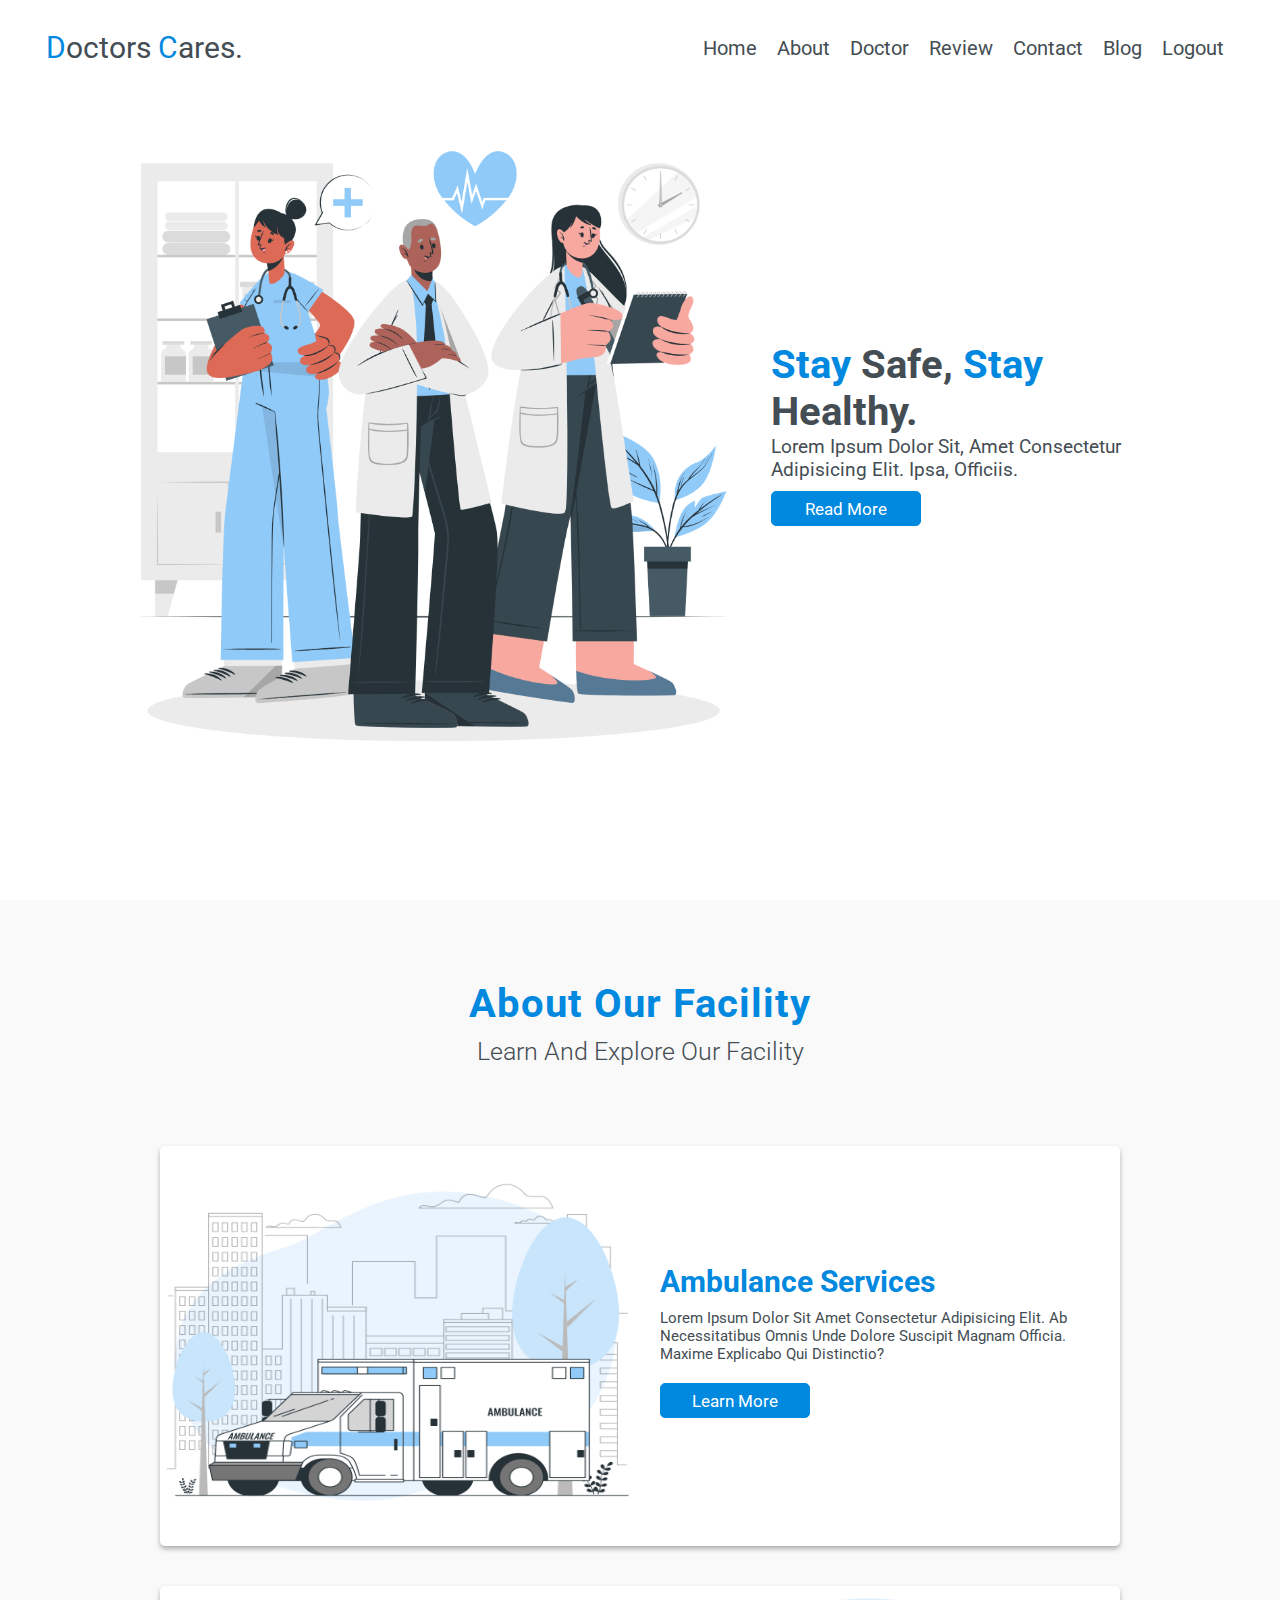
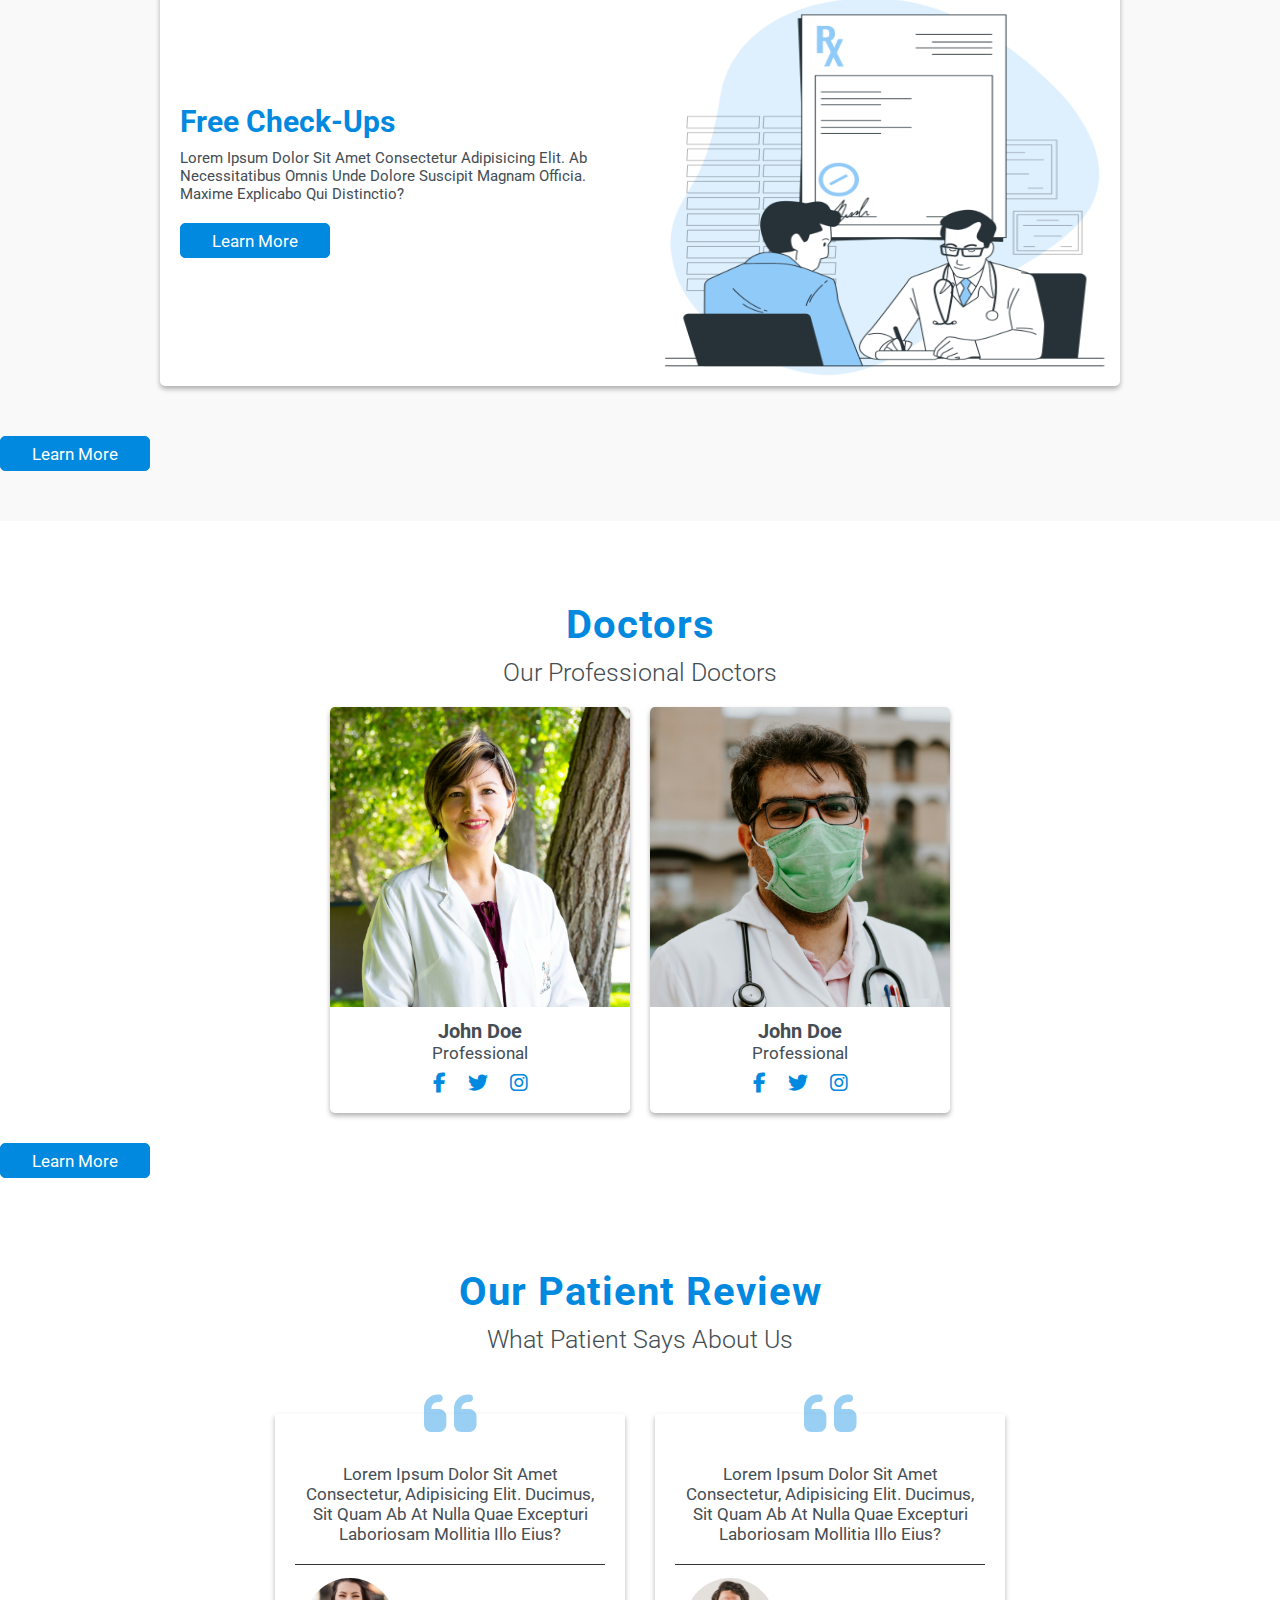
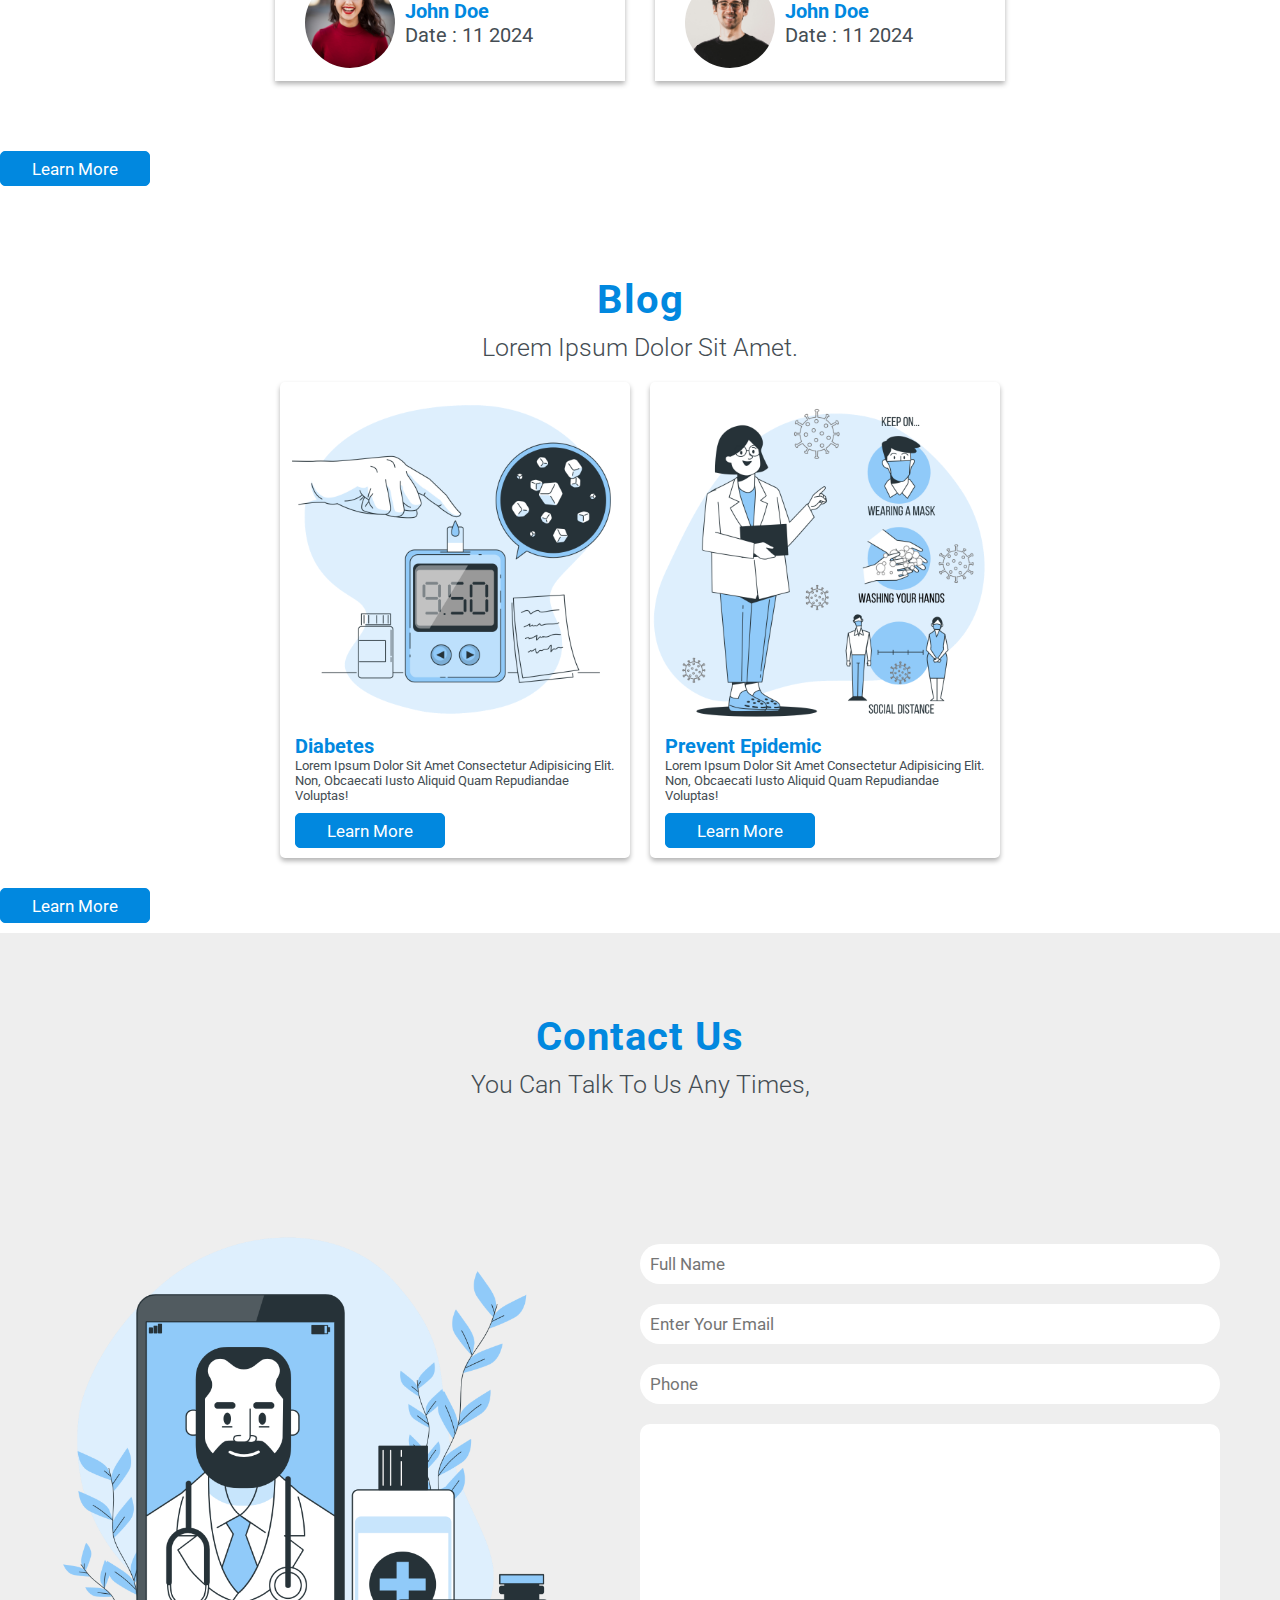
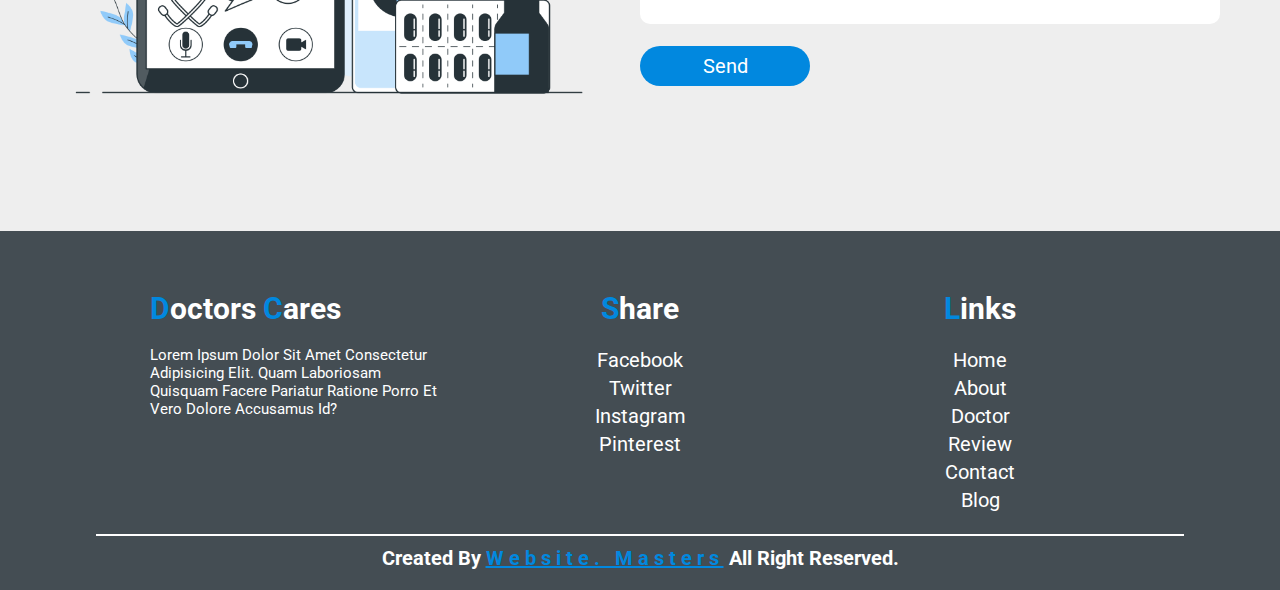
<file: html/index.html>
<!DOCTYPE html>
<html lang="en">

<head>
    <meta charset="UTF-8">
    <meta name="viewport" content="width=device-width, initial-scale=1.0">
    <title>Hospital</title>

    <!-- font awesome cdn link  -->
    <link rel="stylesheet" href="https://cdnjs.cloudflare.com/ajax/libs/font-awesome/6.5.2/css/all.min.css">

    <!-- custom css file link  -->
    <link rel="stylesheet" href="/css/style.css">
</head>

<body >
    

      


    <!-- header navbar section start  -->

    <header>

        <!-- logo name  -->
        <a href="#" class="logo"><span>D</span>octors <span>C</span>ares.</a>

        <!-- navbar link  -->
        <nav class="navbar">
            <ul>
                <li><a href="/html/index.html">home</a></li>
                <li><a href="/html/about.html">about</a></li>
                <li><a href="/html/doctor.html">doctor</a></li>
                <li><a href="/html/review.html">review</a></li>
                <li><a href="/html/contect.html">contact</a></li>
                <li><a href="/html/blog.html">blog</a></li>
                <li><a href="/html/logout.html">logout</a></li>
            </ul>
        </nav>

        <div class="fas fa-bars"></div>
    </header>
    <!-- header navbar section end  -->

    <!-- home section start  -->

    <section id="home" class="home">

        <div class="row">

            <!-- home images  -->
            <div class="images">
                <img src="/images/home.png" alt="">
            </div>

            <!-- home heading  -->
            <div class="content">
                <h1><span>Stay</span> Safe, <span>Stay</span> Healthy.</h1>
                <p>Lorem ipsum dolor sit, amet consectetur adipisicing elit. Ipsa, officiis.</p>
                <a href="#"><button class="button">read more</button></a>
            </div>
        </div>
    </section>
    <!-- home section end  -->

    <!-- about section start  -->
     
    
    <section id="about" class="about">

        <h1 class="heading">about our facility</h1>
        <h3 class="title">learn and explore our facility</h3>

        <div class="box-container">

            <!-- start here  -->
            <div class="box">
                <!-- about images  -->
                <div class="images">
                    <img src="/images/about-1.png" alt="">
                </div>
                
                <!-- about heading & text  -->
                <div class="content">
                    <h3>ambulance services</h3>
                    <p>Lorem ipsum dolor sit amet consectetur adipisicing elit. Ab necessitatibus omnis unde dolore suscipit magnam officia. Maxime explicabo qui distinctio?</p>
                 <a href="#"><button class="button">learn more</button></a>   
                </div>
            </div>
            <!-- end here  -->

            

            
            <!-- start here  -->
            <div class="box">
                <!-- about images  -->
                <div class="images">
                    <img src="/images/about-3.png" alt="">
                </div>
                
                <!-- about heading & text  -->
                <div class="content">
                    <h3>free check-ups</h3>
                    <p>Lorem ipsum dolor sit amet consectetur adipisicing elit. Ab necessitatibus omnis unde dolore suscipit magnam officia. Maxime explicabo qui distinctio?</p>
                 <a href="#"><button class="button">learn more</button></a>   
                </div>
            </div>
            <!-- end here  -->
            <button id="aboutButton" type="button" class="button">
                Learn More
              </button>
           </div>
           
    </section>

    <!-- about section end  -->
    
    <!-- card section start  -->

    <section id="doctor" class="card">

        <div class="container ">

            <h1 class="heading">doctors</h1>
            <h3 class="title">our professional doctors</h3>

            <div class="box-container">

               

                 <!-- start here  -->
                 <div class="box">
                    <img src="/images/doctor-2.jpg" alt="">                
                    
                    <div class="content">
                        <a href="#">
                            <h2>john doe</h2>
                        </a>
                        <p>professional</p>

                        <!-- card icons  -->
                        <div class="icons">
                            <a href="#" class="fab fa-facebook-f"></a>
                            <a href="#" class="fab fa-twitter"></a>
                            <a href="#" class="fab fa-instagram"></a>
                        </div>
                    </div>
                </div>
                <!-- end here  -->

                 <!-- start here  -->
                 <div class="box">
                    <img src="/images/doctor-3.jpg" alt="">                
                    
                    <div class="content">
                        <a href="#">
                            <h2>john doe</h2>
                        </a>
                        <p>professional</p>

                        <!-- card icons  -->
                        <div class="icons">
                            <a href="#" class="fab fa-facebook-f"></a>
                            <a href="#" class="fab fa-twitter"></a>
                            <a href="#" class="fab fa-instagram"></a>
                        </div>
                    </div>
                </div>
                <!-- end here  -->
                  
                  
            </div>

            
                <button id="doctorButton" type="button" class="button">
                  Learn More
                </button>
            </div>
            
        </div>
    </section>
    
    <!-- card section end  -->

    <!-- review section start  -->

    <section id="review" class="review ">

        <h1 class="heading">our patient review</h1>
        <h3 class="title">what patient says about us</h3>

        <div class="box-container">

            <!-- start here  -->
            <div class="box">
                <i class="fas fa-quote-left"></i>
                <p>Lorem ipsum dolor sit amet consectetur, adipisicing elit. Ducimus, sit quam ab at nulla quae excepturi laboriosam mollitia illo eius?</p>

                <div class="images">
                    <img src="/images/img-1.jpg" alt="">

                    <div class="info">
                        <h3>john doe</h3>
                        <span>date : 11 2024</span>
                    </div>
                </div>
                
            </div>
            <!-- end here  -->

            
            <!-- start here  -->
            <div class="box">
                <i class="fas fa-quote-left"></i>
                <p>Lorem ipsum dolor sit amet consectetur, adipisicing elit. Ducimus, sit quam ab at nulla quae excepturi laboriosam mollitia illo eius?</p>

                <div class="images">
                    <img src="/images/img-3.jpg" alt="">

                    <div class="info">
                        <h3>john doe</h3>
                        <span>date : 11 2024</span>
                    </div>
                </div>
            </div>
            <!-- end here  -->

        </div>
        
        <button id="reviewButton" type="button" class="button">
            Learn More
          </button>
    </section>
    
    <!-- review section end  -->
 
   


    <!-- blog section start  -->

    <section id="blog" class="blog">

        <h1 class="heading">blog</h1>
        <h3 class="title">Lorem ipsum dolor sit amet.</h3>

        <div class="box-container">

            <!-- start here  -->
            <div class="box">
                <!-- images  -->
                <img src="/images/blog 1.png" alt="">

                <div class="content">
                    <a href="#">
                        <h2>diabetes</h2>
                    </a>
                    <p>Lorem ipsum dolor sit amet consectetur adipisicing elit. Non, obcaecati iusto aliquid quam repudiandae voluptas!</p>
                     <!-- button  -->
                    <a href="#"> <button class="button">learn more</button></a>
                </div>
            </div>
            <!-- end here  -->

            
            <!-- start here  -->
            <div class="box">
                <!-- images  -->
                <img src="/images/blog 3.png" alt="">

                <div class="content">
                    <a href="#">
                        <h2>prevent epidemic</h2>
                    </a>
                    <p>Lorem ipsum dolor sit amet consectetur adipisicing elit. Non, obcaecati iusto aliquid quam repudiandae voluptas!</p>
                     <!-- button  -->
                    <a href="#"> <button class="button">learn more</button></a>
                </div>
            </div>
            <!-- end here  -->
        </div>
        
        <button id="blogButton" type="button" class="button">
            Learn More
          </button>
    </section>

    <!-- blog section end  -->

     <!-- contact section start  -->

     <section id="contact" class="contact">

        <h1 class="heading">contact us</h1>
        <h3 class="title">you can talk to us any times,</h3>

        <div class="row">

            <!-- form images  -->
            <div class="images">
                <img src="/images/form.png" alt="">
            </div>

            <div class="form-container">    

            <input type="text" placeholder="full name" name="" id="">
            <input type="email" placeholder="enter your email" name="" id="">

            <input type="number" placeholder="phone" name="" id="">
            <textarea name="" cols="30" rows="10" id=""></textarea>
            <input type="submit" value="send">
            </div>
        </div>




    </section>



    <!-- contact section end  -->
      
    <!-- footer section start  -->

    <section class="footer">

        <div class="box">
            <h2 class="logo"><span>D</span>octors <span>C</span>ares</h2>

            <p>Lorem ipsum dolor sit amet consectetur adipisicing elit. Quam laboriosam quisquam facere pariatur ratione porro et vero dolore accusamus id?</p>
        </div>

        <div class="box">
            <h2 class="logo"><span>S</span>hare</h2>

            <a href="#">facebook</a>
            <a href="#">twitter</a>
            <a href="#">instagram</a>
            <a href="#">pinterest</a>
        </div>

        <div class="box">
            <h2 class="logo"><span>L</span>inks</h2>

            <a href="#">home</a>
            <a href="#">about</a>
            <a href="#">Doctor</a>
            <a href="#">Review</a>
            <a href="#">contact</a>
            <a href="#">blog</a>
        </div>


        <h1 class="credit">created by <span>Website. Masters</span> all right reserved.</h1>
    </section>








    <!-- footer section end  -->
    

    

    <script>
        // doctor
        document.getElementById("doctorButton").addEventListener("click", function () {
        window.location.href = "/html/doctor.html"; // تغيير المسار إلى الصفحة المطلوبة
        });
       // 
        document.getElementById("blogButton").addEventListener("click", function () {
        window.location.href = "/html/blog.html"; // تغيير المسار إلى الصفحة المطلوبة
        });

        document.getElementById("reviewButton").addEventListener("click", function () {
        window.location.href = "/html/review.html"; // تغيير المسار إلى الصفحة المطلوبة
        });

        document.getElementById("aboutButton").addEventListener("click", function () {
        window.location.href = "/html/about.html"; // تغيير المسار إلى الصفحة المطلوبة
        });

       
    </script>
   <!-- jquery cdn link  -->
   <script src="https://cdnjs.cloudflare.com/ajax/libs/jquery/3.7.1/jquery.min.js"></script>

   <!-- custom js file link  -->
   <script src="/js/main.js"></script>
    
</body>

</html>
</file>
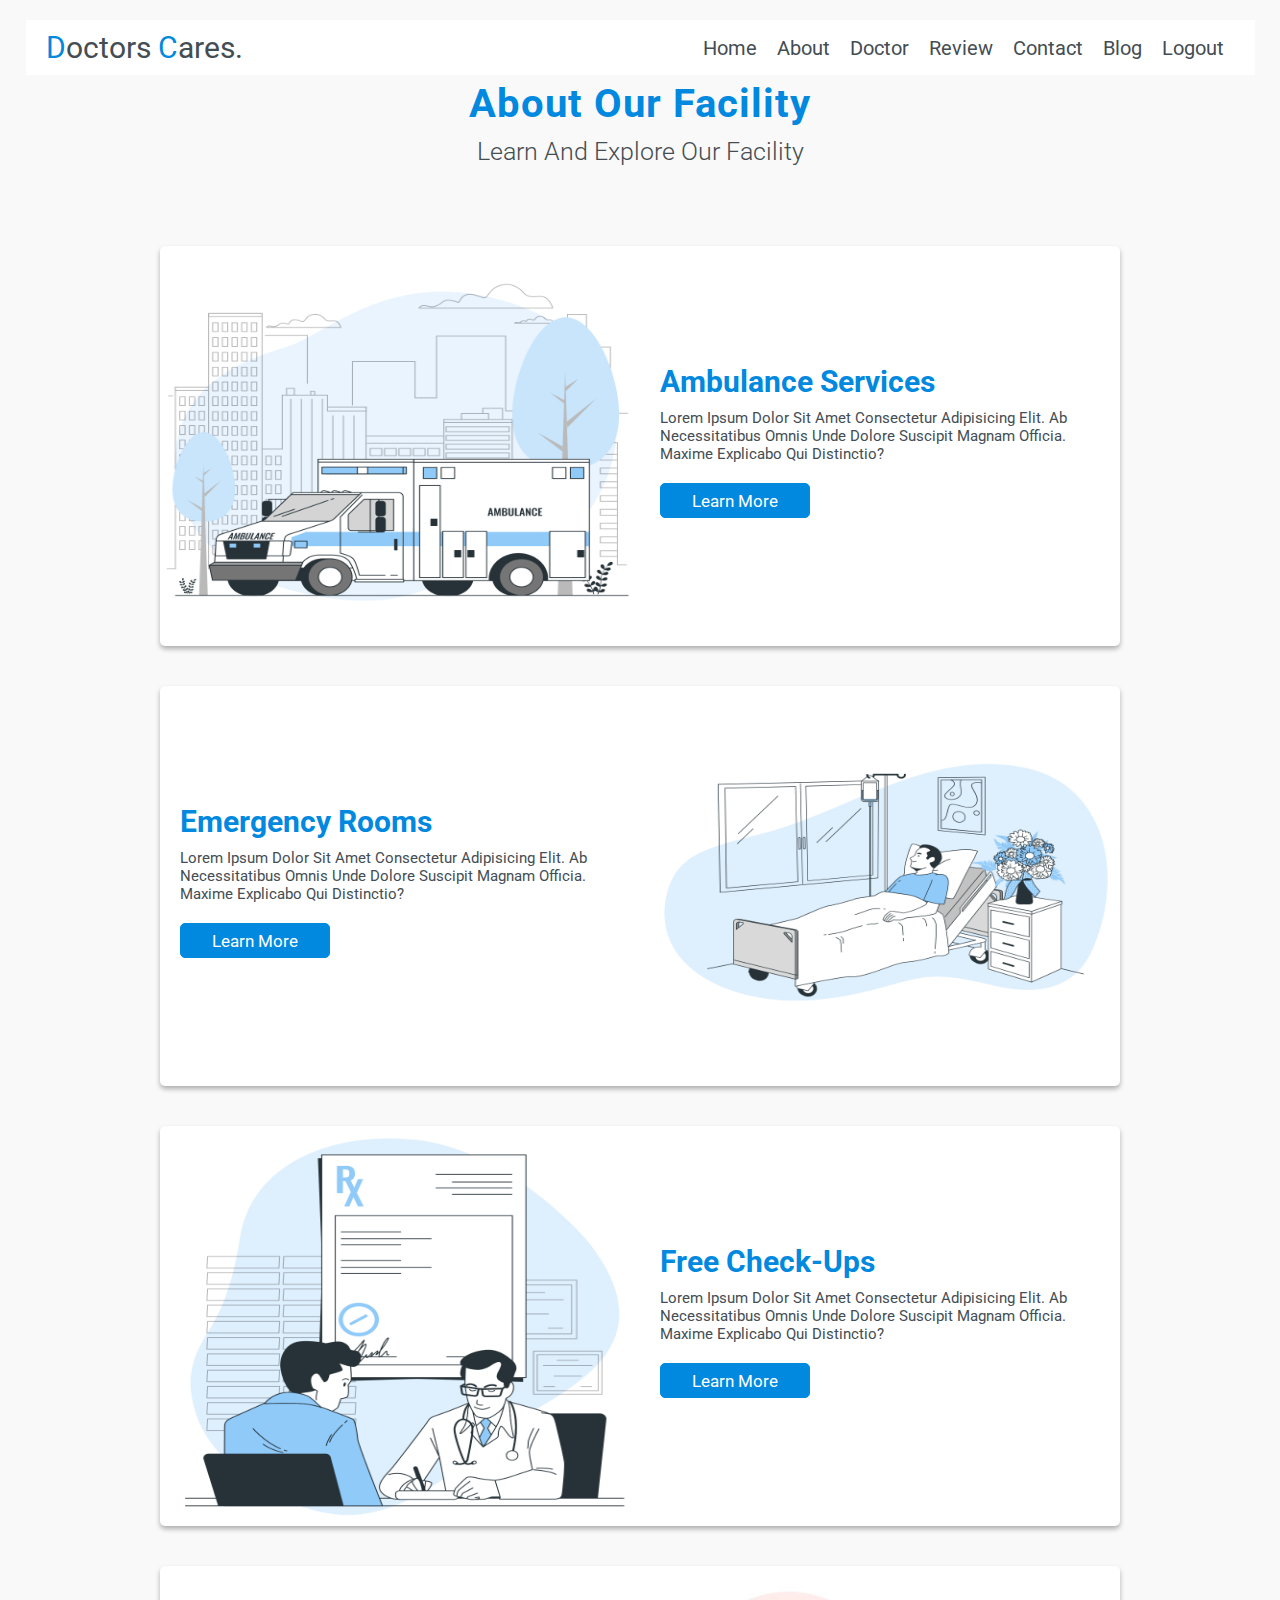
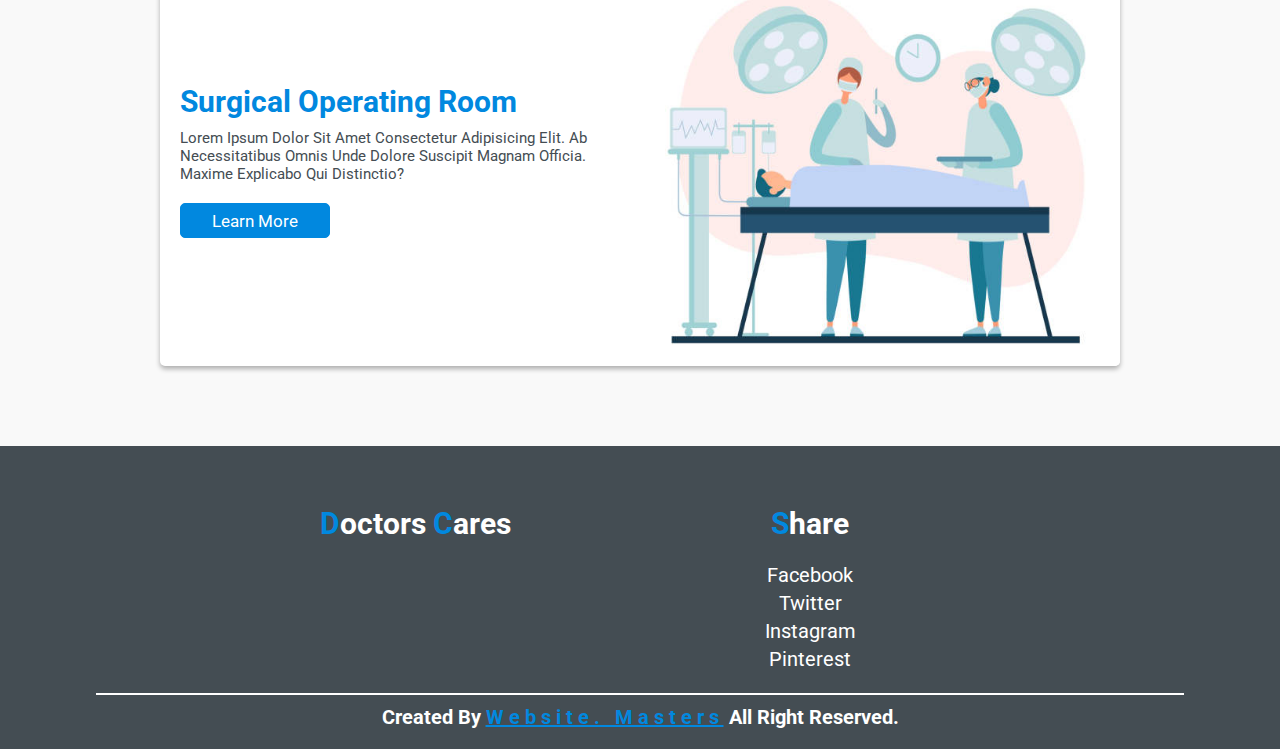
<file: html/about.html>
<!DOCTYPE html>
<html lang="en">
<head>
    <meta charset="UTF-8">
    <meta name="viewport" content="width=device-width, initial-scale=1.0">
    <title>About</title>
    <link rel="stylesheet" href="https://cdnjs.cloudflare.com/ajax/libs/font-awesome/6.5.2/css/all.min.css">
    <link rel="stylesheet" href="/css/style.css">
</head>
<body>
    
    <header>

        <!-- logo name  -->
        <a href="#" class="logo"><span>D</span>octors <span>C</span>ares.</a>

        <!-- navbar link  -->
        <nav class="navbar">
            <ul>
                <li><a href="/html/index.html">home</a></li>
                <li><a href="/html/about.html">about</a></li>
                <li><a href="/html/doctor.html">doctor</a></li>
                <li><a href="/html/review.html">review</a></li>
                <li><a href="/html/contect.html">contact</a></li>
                <li><a href="/html/blog.html">blog</a></li>
                <li><a href="/html/logout.html">logout</a></li>
            </ul>
        </nav>

        <div class="fas fa-bars"></div>
    </header>
    <section id="about" class="about">

        <h1 class="heading">about our facility</h1>
        <h3 class="title">learn and explore our facility</h3>

        <div class="box-container">

            <!-- start here  -->
            <div class="box">
                <!-- about images  -->
                <div class="images">
                    <img src="/images/about-1.png" alt="">
                </div>
                
                <!-- about heading & text  -->
                <div class="content">
                    <h3>ambulance services</h3>
                    <p>Lorem ipsum dolor sit amet consectetur adipisicing elit. Ab necessitatibus omnis unde dolore suscipit magnam officia. Maxime explicabo qui distinctio?</p>
                 <a href="#"><button class="button">learn more</button></a>   
                </div>
            </div>
            <!-- end here  -->

            
            <!-- start here  -->
            <div class="box">
                <!-- about images  -->
                <div class="images">
                    <img src="/images/about-2.png" alt="">
                </div>
                
                <!-- about heading & text  -->
                <div class="content">
                    <h3>emergency rooms</h3>
                    <p>Lorem ipsum dolor sit amet consectetur adipisicing elit. Ab necessitatibus omnis unde dolore suscipit magnam officia. Maxime explicabo qui distinctio?</p>
                 <a href="#"><button class="button">learn more</button></a>   
                </div>
            </div>
            <!-- end here  -->

            
            <!-- start here  -->
            <div class="box">
                <!-- about images  -->
                <div class="images">
                    <img src="/images/about-3.png" alt="">
                </div>
                
                <!-- about heading & text  -->
                <div class="content">
                    <h3>free check-ups</h3>
                    <p>Lorem ipsum dolor sit amet consectetur adipisicing elit. Ab necessitatibus omnis unde dolore suscipit magnam officia. Maxime explicabo qui distinctio?</p>
                 <a href="#"><button class="button">learn more</button></a>   
                </div>
            </div>
            <!-- end here  -->

             <!-- start here  -->
             <div class="box">
                <!-- about images  -->
                <div class="images">
                    <img src="/images/images2.jpg" alt="">
                </div>
                
                <!-- about heading & text  -->
                <div class="content">
                    <h3>Surgical operating room</h3>
                    <p>Lorem ipsum dolor sit amet consectetur adipisicing elit. Ab necessitatibus omnis unde dolore suscipit magnam officia. Maxime explicabo qui distinctio?</p>
                 <a href="#"><button class="button">learn more</button></a>   
                </div>
            </div>
            <!-- end here  -->
           </div>
    </section>
    <section class="footer">

        <div class="box">
            <h2 class="logo"><span>D</span>octors <span>C</span>ares</h2>
        </div>

        <div class="box">
            <h2 class="logo"><span>S</span>hare</h2>
            
            <a href="#">facebook</a>
            <a href="#">twitter</a>
            <a href="#">instagram</a>
            <a href="#">pinterest</a>
        </div>

       


        <h1 class="credit">created by <span>Website. Masters</span> all right reserved.</h1>
    </section>
      <!-- jquery cdn link  -->
      <script src="https://cdnjs.cloudflare.com/ajax/libs/jquery/3.7.1/jquery.min.js"></script>

      <!-- custom js file link  -->
      <script src="/js/main.js"></script>
</body>
</html>
</file>
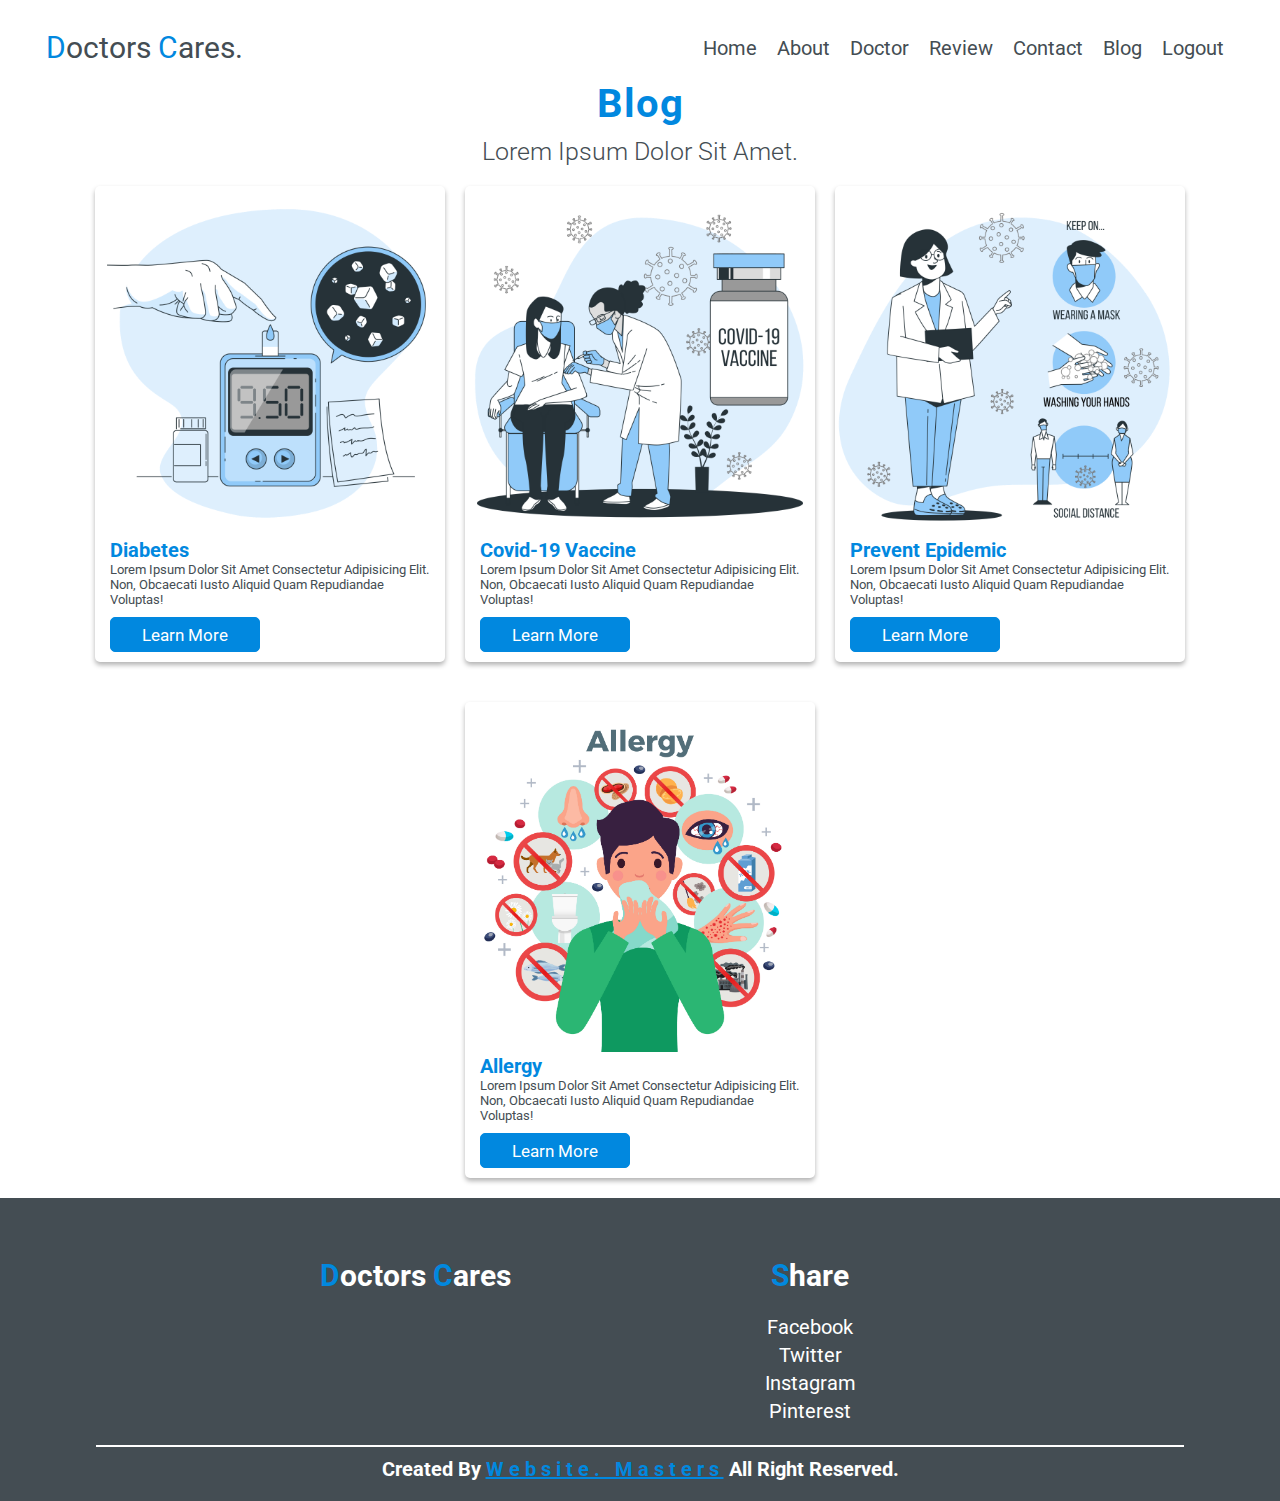
<file: html/blog.html>
<!DOCTYPE html>
<html lang="en">
<head>
    <meta charset="UTF-8">
    <meta name="viewport" content="width=device-width, initial-scale=1.0">
    <title>Blog</title>
    <link rel="stylesheet" href="https://cdnjs.cloudflare.com/ajax/libs/font-awesome/6.5.2/css/all.min.css">
    <link rel="stylesheet" href="/css/style.css">
</head>
<body>
    <header>

        <!-- logo name  -->
        <a href="#" class="logo"><span>D</span>octors <span>C</span>ares.</a>

        <!-- navbar link  -->
        <nav class="navbar">
            <ul>
                <li><a href="/html/index.html">home</a></li>
                <li><a href="/html/about.html">about</a></li>
                <li><a href="/html/doctor.html">doctor</a></li>
                <li><a href="/html/review.html">review</a></li>
                <li><a href="/html/contect.html">contact</a></li>
                <li><a href="/html/blog.html">blog</a></li>
                <li><a href="/html/logout.html">logout</a></li>
            </ul>
        </nav>

        <div class="fas fa-bars"></div>
    </header>
    <section id="blog" class="blog">

        <h1 class="heading">blog</h1>
        <h3 class="title">Lorem ipsum dolor sit amet.</h3>

        <div class="box-container">

            <!-- start here  -->
            <div class="box">
                <!-- images  -->
                <img src="/images/blog 1.png" alt="">

                <div class="content">
                    <a href="#">
                        <h2>diabetes</h2>
                    </a>
                    <p>Lorem ipsum dolor sit amet consectetur adipisicing elit. Non, obcaecati iusto aliquid quam repudiandae voluptas!</p>
                     <!-- button  -->
                    <a href="#"> <button class="button">learn more</button></a>
                </div>
            </div>
            <!-- end here  -->

            
            <!-- start here  -->
            <div class="box">
                <!-- images  -->
                <img src="/images/blog 2.png" alt="">

                <div class="content">
                    <a href="#">
                        <h2>covid-19 vaccine</h2>
                    </a>
                    <p>Lorem ipsum dolor sit amet consectetur adipisicing elit. Non, obcaecati iusto aliquid quam repudiandae voluptas!</p>
                     <!-- button  -->
                    <a href="#"> <button class="button">learn more</button></a>
                </div>
            </div>
            <!-- end here  -->

            
            <!-- start here  -->
            <div class="box">
                <!-- images  -->
                <img src="/images/blog 3.png" alt="">

                <div class="content">
                    <a href="#">
                        <h2>prevent epidemic</h2>
                    </a>
                    <p>Lorem ipsum dolor sit amet consectetur adipisicing elit. Non, obcaecati iusto aliquid quam repudiandae voluptas!</p>
                     <!-- button  -->
                    <a href="#"> <button class="button">learn more</button></a>
                </div>
            </div>
            <!-- end here  -->

            <!-- start here  -->
            <div class="box">
                <!-- images  -->
                <img src="/images/blog 4.jpg" alt="">

                <div class="content">
                    <a href="#">
                        <h2>Allergy</h2>
                    </a>
                    <p>Lorem ipsum dolor sit amet consectetur adipisicing elit. Non, obcaecati iusto aliquid quam repudiandae voluptas!</p>
                     <!-- button  -->
                    <a href="#"> <button class="button">learn more</button></a>
                </div>
            </div>
            <!-- end here  -->

        </div>
    </section>
    <section class="footer row">

        <div class="box">
            <h2 class="logo"><span>D</span>octors <span>C</span>ares</h2>
        </div>

        <div class="box row">
            <h2 class="logo"><span>S</span>hare</h2>
            <div class="row"><a href="#">facebook</a>
                <a href="#">twitter</a>
                <a href="#">instagram</a>
                <a href="#">pinterest</a>
            </div>
            
        </div>

       
   

        <h1 class="credit">created by <span>Website. Masters</span> all right reserved.</h1>
    </section>
    <!-- jquery cdn link  -->
    <script src="https://cdnjs.cloudflare.com/ajax/libs/jquery/3.7.1/jquery.min.js"></script>

    <!-- custom js file link  -->
    <script src="/js/main.js"></script>
</body>
</html>
</file>
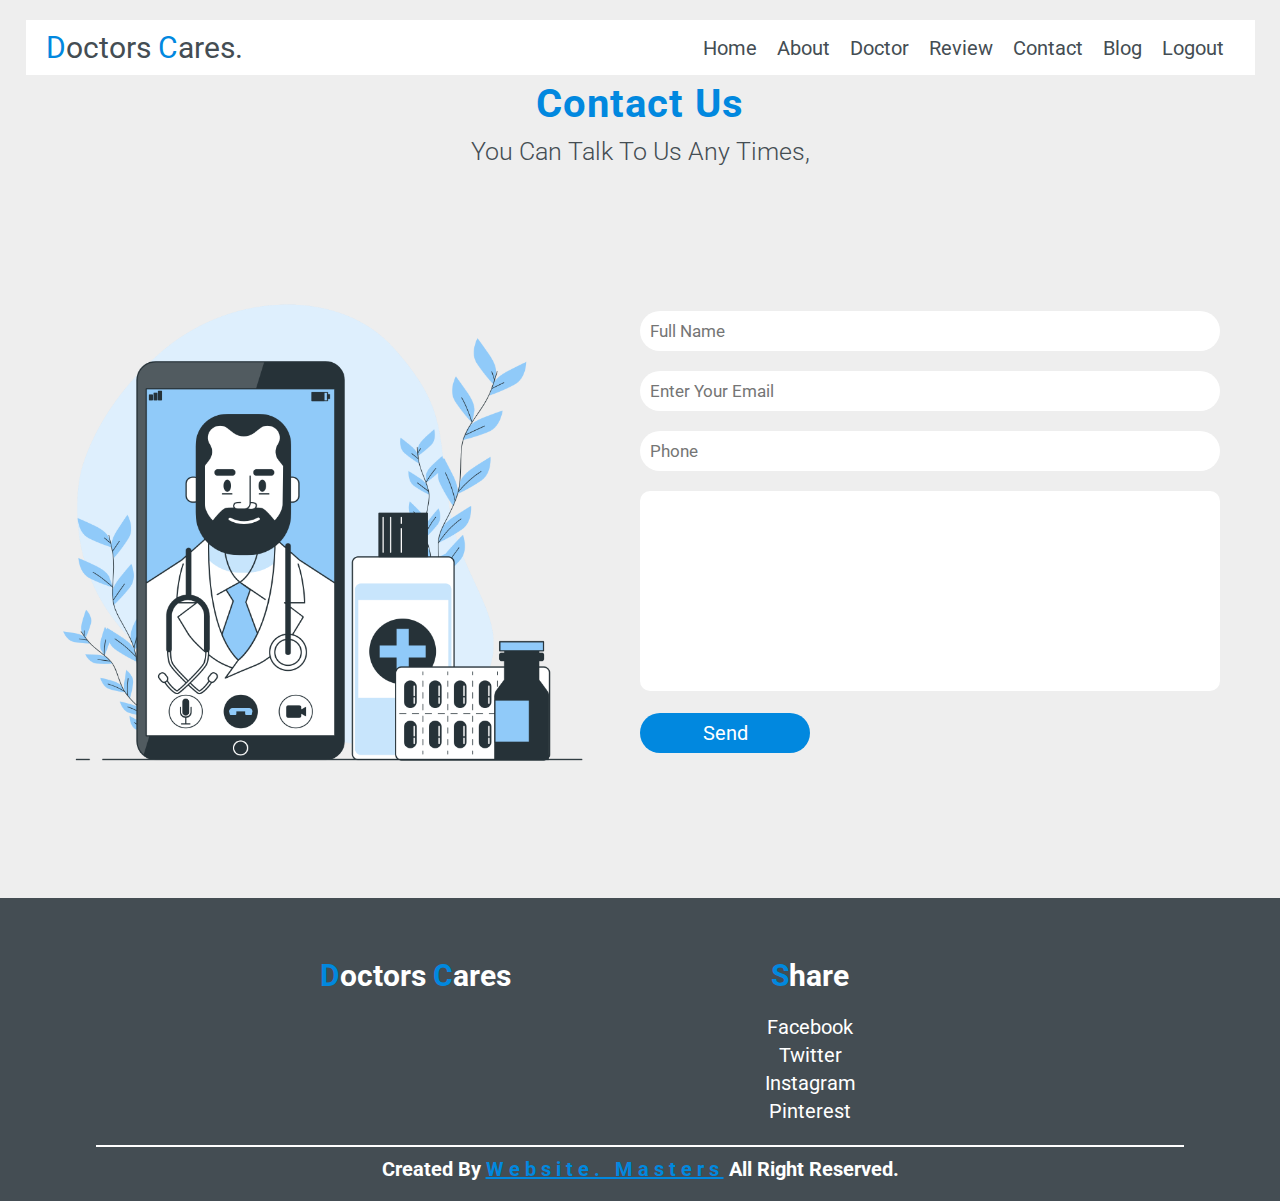
<file: html/contect.html>
<!DOCTYPE html>
<html lang="en">
<head>
    <meta charset="UTF-8">
    <meta name="viewport" content="width=device-width, initial-scale=1.0">
    <title>Contect</title>
    <link rel="stylesheet" href="https://cdnjs.cloudflare.com/ajax/libs/font-awesome/6.5.2/css/all.min.css">
    <link rel="stylesheet" href="/css/style.css">
</head>
<body>
    <header>

        <!-- logo name  -->
        <a href="#" class="logo"><span>D</span>octors <span>C</span>ares.</a>

        <!-- navbar link  -->
        <nav class="navbar">
            <ul>
                <li><a href="/html/index.html">home</a></li>
                <li><a href="/html/about.html">about</a></li>
                <li><a href="/html/doctor.html">doctor</a></li>
                <li><a href="/html/review.html">review</a></li>
                <li><a href="/html/contect.html">contact</a></li>
                <li><a href="/html/blog.html">blog</a></li>
                <li><a href="/html/logout.html">logout</a></li>
            </ul>
        </nav>

        <div class="fas fa-bars"></div>
    </header>
    <section id="contact" class="contact">

        <h1 class="heading">contact us</h1>
        <h3 class="title">you can talk to us any times,</h3>

        <div class="row">

            <!-- form images  -->
            <div class="images">
                <img src="/images/form.png" alt="">
            </div>

            <div class="form-container">    

            <input type="text" placeholder="full name" name="" id="">
            <input type="email" placeholder="enter your email" name="" id="">

            <input type="number" placeholder="phone" name="" id="">
            <textarea name="" cols="30" rows="10" id=""></textarea>
            <input type="submit" value="send">
            </div>
        </div>




    </section>
    <section class="footer">

        <div class="box">
            <h2 class="logo"><span>D</span>octors <span>C</span>ares</h2>
        </div>

        <div class="box">
            <h2 class="logo"><span>S</span>hare</h2>

            <a href="#">facebook</a>
            <a href="#">twitter</a>
            <a href="#">instagram</a>
            <a href="#">pinterest</a>
        </div>

       


        <h1 class="credit">created by <span>Website. Masters</span> all right reserved.</h1>
    </section>
    <script src="https://cdnjs.cloudflare.com/ajax/libs/jquery/3.7.1/jquery.min.js"></script>

    <!-- custom js file link  -->
    <script src="/js/main.js"></script>
</body>
</html>
</file>
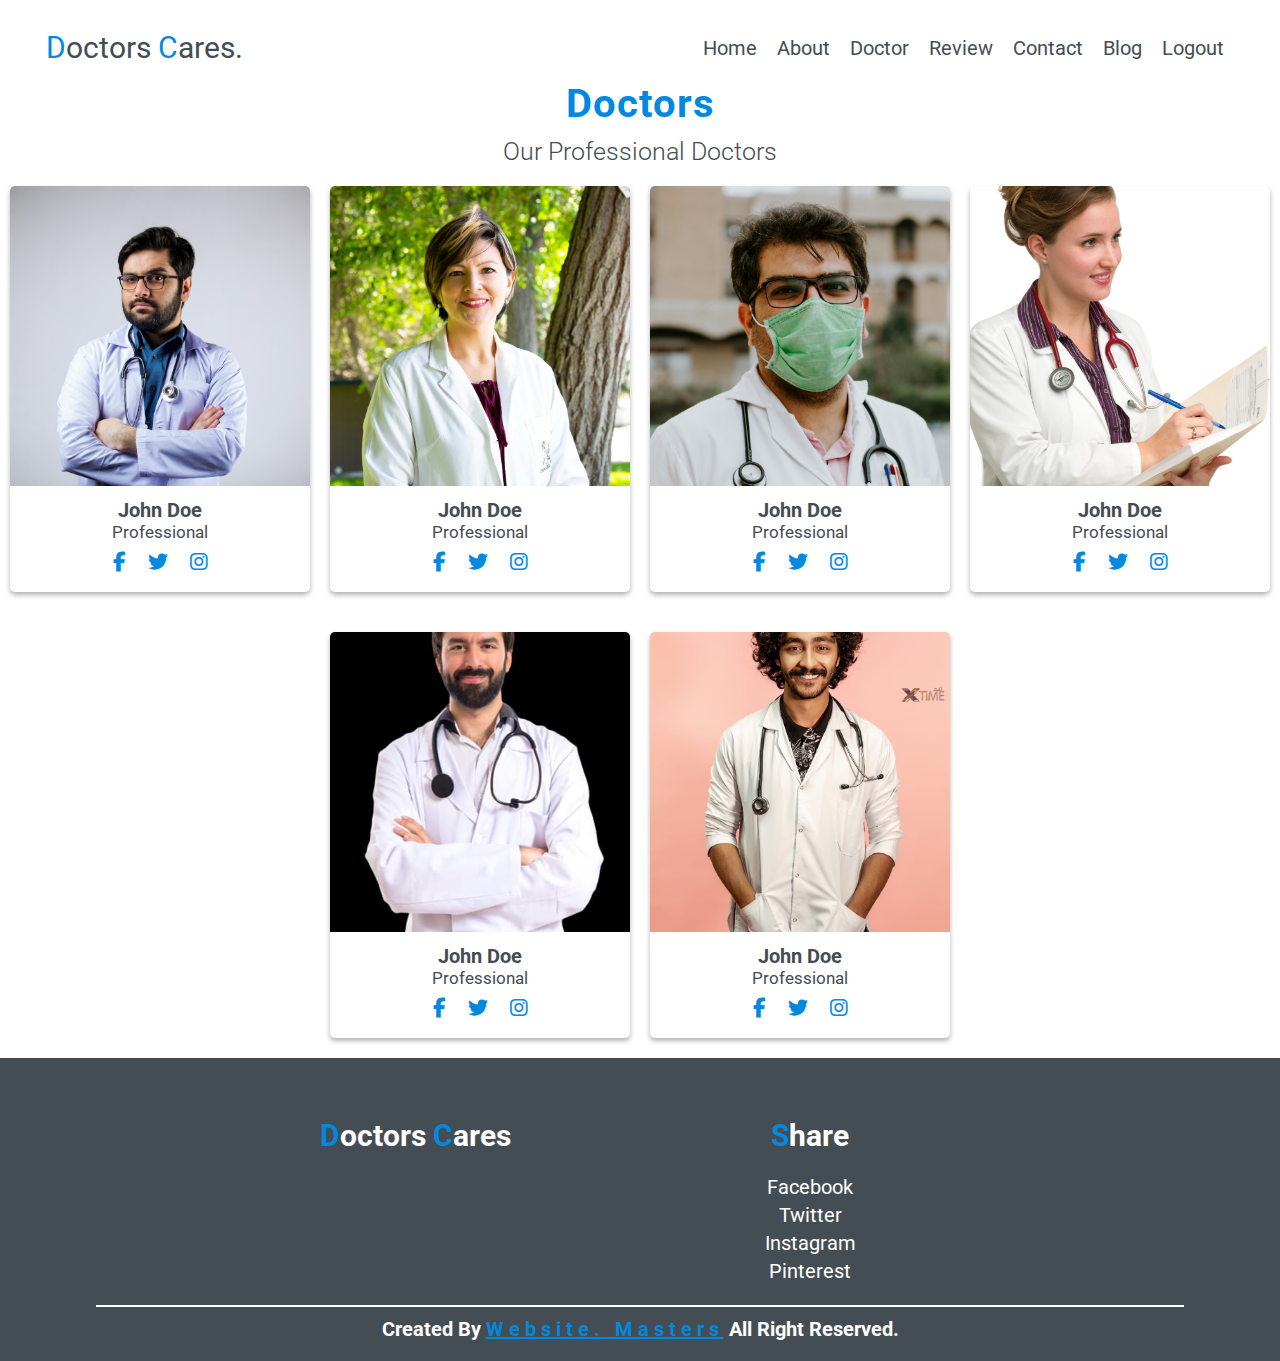
<file: html/doctor.html>
<!DOCTYPE html>
<html lang="en">
<head>
    <meta charset="UTF-8">
    <meta name="viewport" content="width=device-width, initial-scale=1.0">
    <title>Doctor</title>
    <link rel="stylesheet" href="https://cdnjs.cloudflare.com/ajax/libs/font-awesome/6.5.2/css/all.min.css">
    <link rel="stylesheet" href="/css/style.css">
</head>
<body>
    
    <header>

        <!-- logo name  -->
        <a href="#" class="logo"><span>D</span>octors <span>C</span>ares.</a>

        <!-- navbar link  -->
        <nav class="navbar">
            <ul>
                <li><a href="/html/index.html">home</a></li>
                <li><a href="/html/about.html">about</a></li>
                <li><a href="/html/doctor.html">doctor</a></li>
                <li><a href="/html/review.html">review</a></li>
                <li><a href="/html/contect.html">contact</a></li>
                <li><a href="/html/blog.html">blog</a></li>
                <li><a href="/html/logout.html">logout</a></li>
            </ul>
        </nav>

        <div class="fas fa-bars"></div>
    </header>
    <section id="doctor" class="card">

        <div class="container">

            <h1 class="heading">doctors</h1>
            <h3 class="title">our professional doctors</h3>

            <div class="box-container">

                <!-- start here  -->
                <div class="box">
                    <img src="/images/doctor-1.jpg" alt="">                
                    
                    <div class="content">
                        <a href="#">
                            <h2>john doe</h2>
                        </a>
                        <p>professional</p>

                        <!-- card icons  -->
                        <div class="icons">
                            <a href="#" class="fab fa-facebook-f"></a>
                            <a href="#" class="fab fa-twitter"></a>
                            <a href="#" class="fab fa-instagram"></a>
                        </div>
                    </div>
                </div>
                <!-- end here  -->

                 <!-- start here  -->
                 <div class="box">
                    <img src="/images/doctor-2.jpg" alt="">                
                    
                    <div class="content">
                        <a href="#">
                            <h2>john doe</h2>
                        </a>
                        <p>professional</p>

                        <!-- card icons  -->
                        <div class="icons">
                            <a href="#" class="fab fa-facebook-f"></a>
                            <a href="#" class="fab fa-twitter"></a>
                            <a href="#" class="fab fa-instagram"></a>
                        </div>
                    </div>
                </div>
                <!-- end here  -->

                 <!-- start here  -->
                 <div class="box">
                    <img src="/images/doctor-3.jpg" alt="">                
                    
                    <div class="content">
                        <a href="#">
                            <h2>john doe</h2>
                        </a>
                        <p>professional</p>

                        <!-- card icons  -->
                        <div class="icons">
                            <a href="#" class="fab fa-facebook-f"></a>
                            <a href="#" class="fab fa-twitter"></a>
                            <a href="#" class="fab fa-instagram"></a>
                        </div>
                    </div>
                </div>
                <!-- end here  -->
                 
                <!-- start here  -->
                <div class="box">
                    <img src="/images/doctor-6.jpg" alt="">                
                    
                    <div class="content">
                        <a href="#">
                            <h2>john doe</h2>
                        </a>
                        <p>professional</p>

                        <!-- card icons  -->
                        <div class="icons">
                            <a href="#" class="fab fa-facebook-f"></a>
                            <a href="#" class="fab fa-twitter"></a>
                            <a href="#" class="fab fa-instagram"></a>
                        </div>
                    </div>
                </div>
                <!-- end here  -->

                <!-- start here  -->
                <div class="box">
                    <img src="/images/doctor-4.jpg" alt="">                
                    
                    <div class="content">
                        <a href="#">
                            <h2>john doe</h2>
                        </a>
                        <p>professional</p>

                        <!-- card icons  -->
                        <div class="icons">
                            <a href="#" class="fab fa-facebook-f"></a>
                            <a href="#" class="fab fa-twitter"></a>
                            <a href="#" class="fab fa-instagram"></a>
                        </div>
                    </div>
                </div>
                <!-- end here  -->

                <!-- start here  -->
                <div class="box">
                    <img src="/images/doctor-5.jpg" alt="">                
                    
                    <div class="content">
                        <a href="#">
                            <h2>john doe</h2>
                        </a>
                        <p>professional</p>

                        <!-- card icons  -->
                        <div class="icons">
                            <a href="#" class="fab fa-facebook-f"></a>
                            <a href="#" class="fab fa-twitter"></a>
                            <a href="#" class="fab fa-instagram"></a>
                        </div>
                    </div>
                </div>
                <!-- end here  -->
                 
            </div>
        </div>
    </section>
    <section class="footer">

        <div class="box">
            <h2 class="logo"><span>D</span>octors <span>C</span>ares</h2>
        </div>

        <div class="box">
            <h2 class="logo"><span>S</span>hare</h2>

            <a href="#">facebook</a>
            <a href="#">twitter</a>
            <a href="#">instagram</a>
            <a href="#">pinterest</a>
        </div>

       


        <h1 class="credit">created by <span>Website. Masters</span> all right reserved.</h1>
    </section>
      <!-- jquery cdn link  -->
      <script src="https://cdnjs.cloudflare.com/ajax/libs/jquery/3.7.1/jquery.min.js"></script>

      <!-- custom js file link  -->
      <script src="/js/main.js"></script>
</body>
</html>
</file>
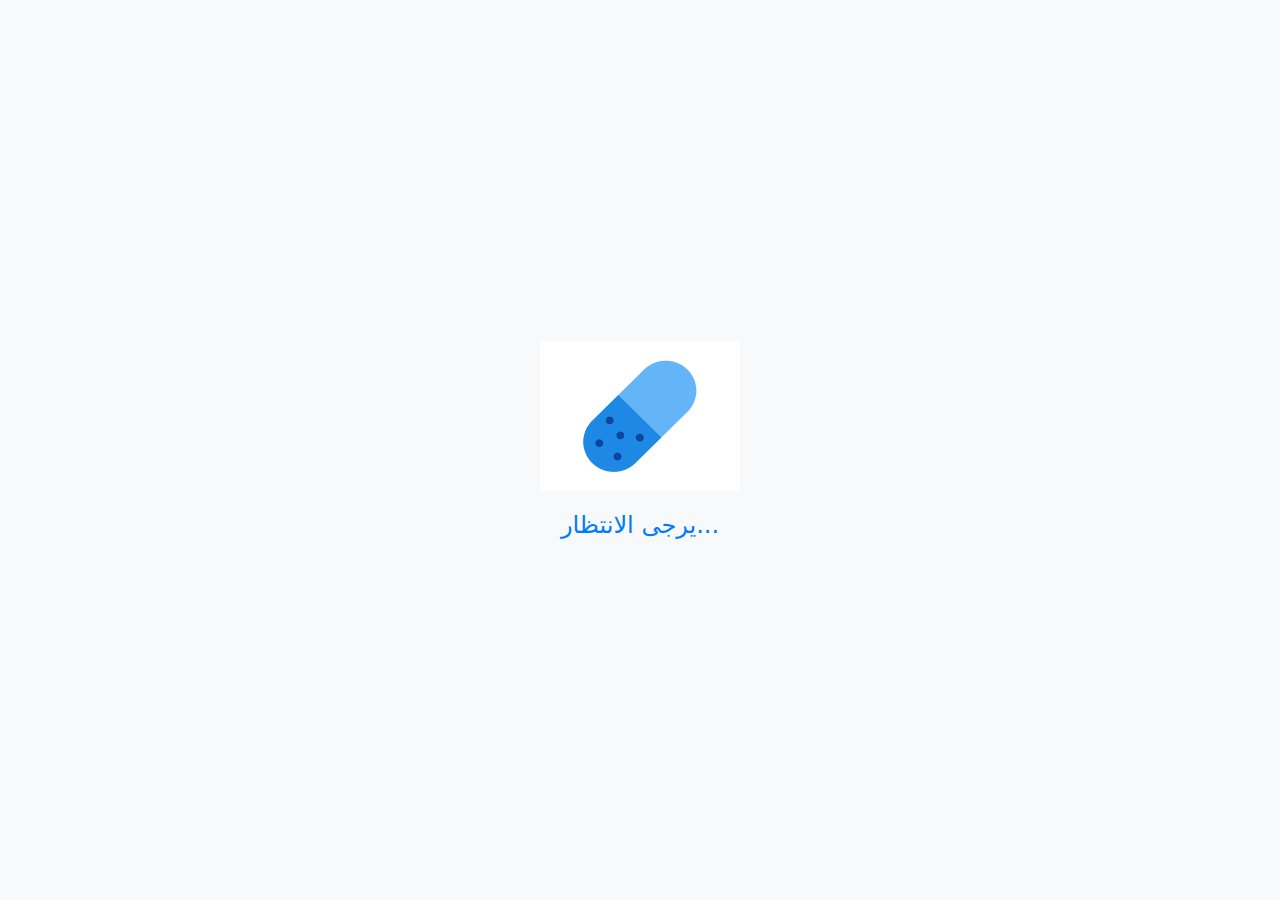
<file: html/loding.html>
<!DOCTYPE html>
<html lang="en">
<head>
  <meta charset="UTF-8">
  <meta name="viewport" content="width=device-width, initial-scale=1.0">
  <title>Loding</title>
  <!-- Bootstrap CSS -->
  <link href="https://cdn.jsdelivr.net/npm/bootstrap@5.3.0/dist/css/bootstrap.min.css" rel="stylesheet">
  <style>
    /* نمط شاشة التحميل */
    #loading {
      position: fixed;
      top: 0;
      left: 0;
      width: 100%;
      height: 100%;
      background-color: #f8f9fa;
      display: flex;
      justify-content: center;
      align-items: center;
      z-index: 1050; /* أعلى من أي محتوى */
      flex-direction: column;
    }

    /* النص */
    #loading p {
      font-size: 1.5rem;
      margin-top: 1rem;
      color: #007bff;
    }

    /* إخفاء المحتوى أثناء التحميل */
    #content {
      display: none;
    }
  </style>
</head>
<body>
  <!-- شاشة التحميل -->
  <div id="loading">
    <!-- صورة الطبيب المتحركة -->
    <img src="/images/loder.gif" 
         alt="Loading Doctor" 
         width="200">
    <p>يرجى الانتظار...</p>
  </div>

  <!-- المحتوى الرئيسي -->
  <div id="content" class="container mt-5">
    <h1>مرحباً بك في موقعي!</h1>
    <p>تم تحميل الصفحة بنجاح.</p>
  </div>

  <!-- Bootstrap JS -->
  <script src="https://cdn.jsdelivr.net/npm/bootstrap@5.3.0/dist/js/bootstrap.bundle.min.js"></script>
  <script>
    // إخفاء شاشة التحميل بعد 8 ثوانٍ وتحويل المستخدم إلى الصفحة الرئيسية
    setTimeout(() => {
      // إخفاء شاشة التحميل
      document.getElementById('loading').style.display = 'none';
      
      // إظهار المحتوى
      document.getElementById('content').style.display = 'block';
      
      // الانتقال إلى الصفحة الرئيسية (Home) بعد 5 ثوانٍ
      window.location.href = '/html/index.html';  // استبدل '/home' بعنوان الصفحة الرئيسية الخاصة بك
    }, 5000);
  </script>
</body>
</html>
</file>
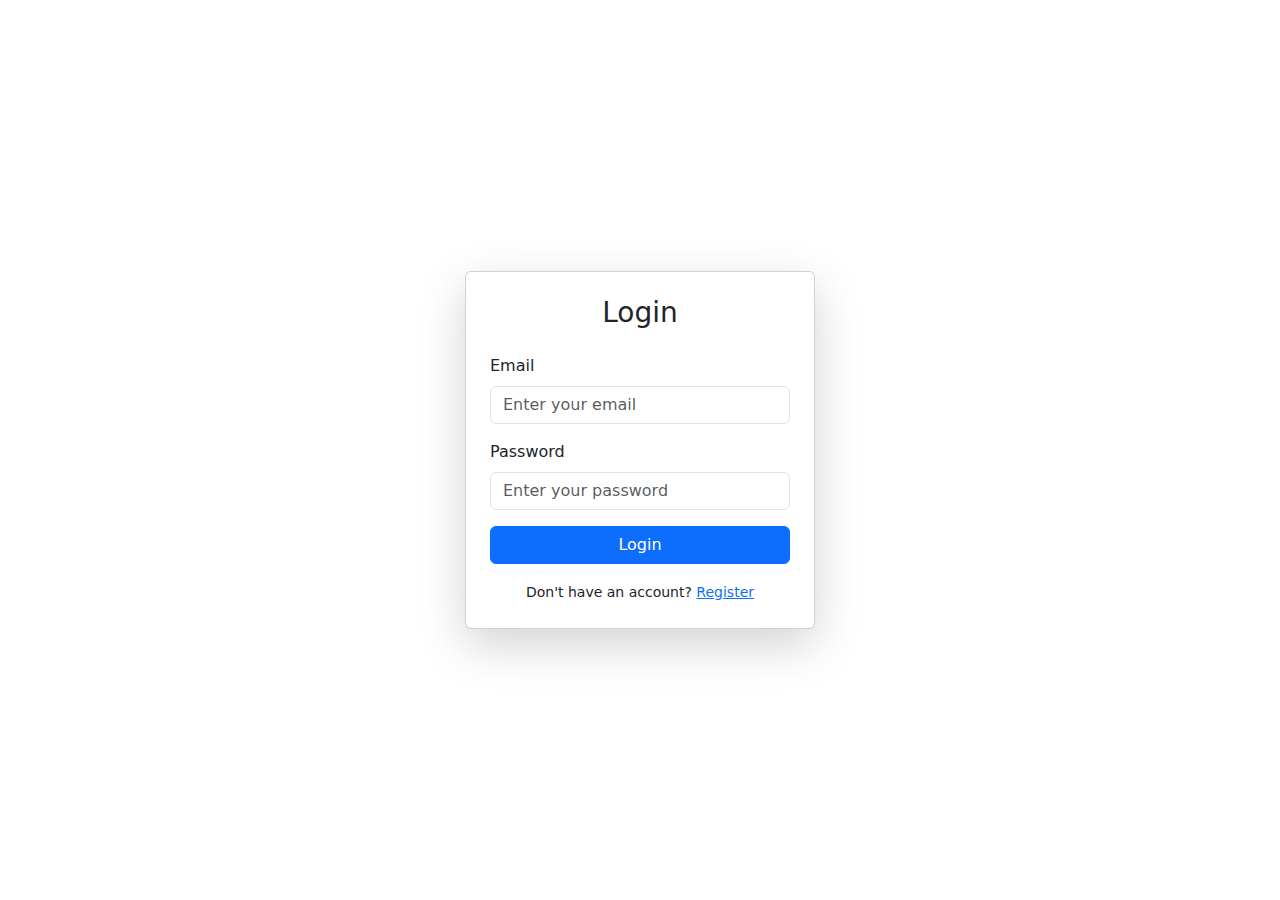
<file: html/login.html>
<!DOCTYPE html>
<html lang="en">
<head>
  <meta charset="UTF-8">
  <meta name="viewport" content="width=device-width, initial-scale=1.0">
  <title>Login</title>
  <link href="https://cdn.jsdelivr.net/npm/bootstrap@5.3.0/dist/css/bootstrap.min.css" rel="stylesheet">
</head>
<body>
  <div class="container d-flex justify-content-center align-items-center vh-100">
    <div class="card p-4 shadow-lg" style="width: 350px;">
      <h3 class="text-center mb-4">Login</h3>
      <form id="loginForm" onsubmit="redirectToHome(event)">
        <div class="mb-3">
          <label for="email" class="form-label">Email</label>
          <input type="email" id="email" class="form-control" placeholder="Enter your email" required>
        </div>
        <div class="mb-3">
          <label for="password" class="form-label">Password</label>
          <input type="password" id="password" class="form-control" placeholder="Enter your password" required>
        </div>
        <button type="submit" class="btn btn-primary w-100" onclick="redirectToHome()">Login</button>
      </form>
      <div class="text-center mt-3">
        <small>Don't have an account? <a href="register.html">Register</a></small>
      </div>
    </div>
  </div>

  <script>
    function redirectToHome(event) {
      event.preventDefault(); // منع إعادة تحميل الصفحة
      const email = document.getElementById("email").value;
      const password = document.getElementById("password").value;

      // التحقق البسيط من القيم (تحقق إذا كانت الحقول ليست فارغة)
      if (email.trim() !== "" && password.trim() !== "") {
        window.location.href = "/html/loding.html";// الانتقال إلى صفحة index.html
      } else {
        alert("Please fill in both fields!"); // عرض تنبيه إذا لم يتم ملء الحقول
      }
    }
  </script>
</body>
</html>
</file>
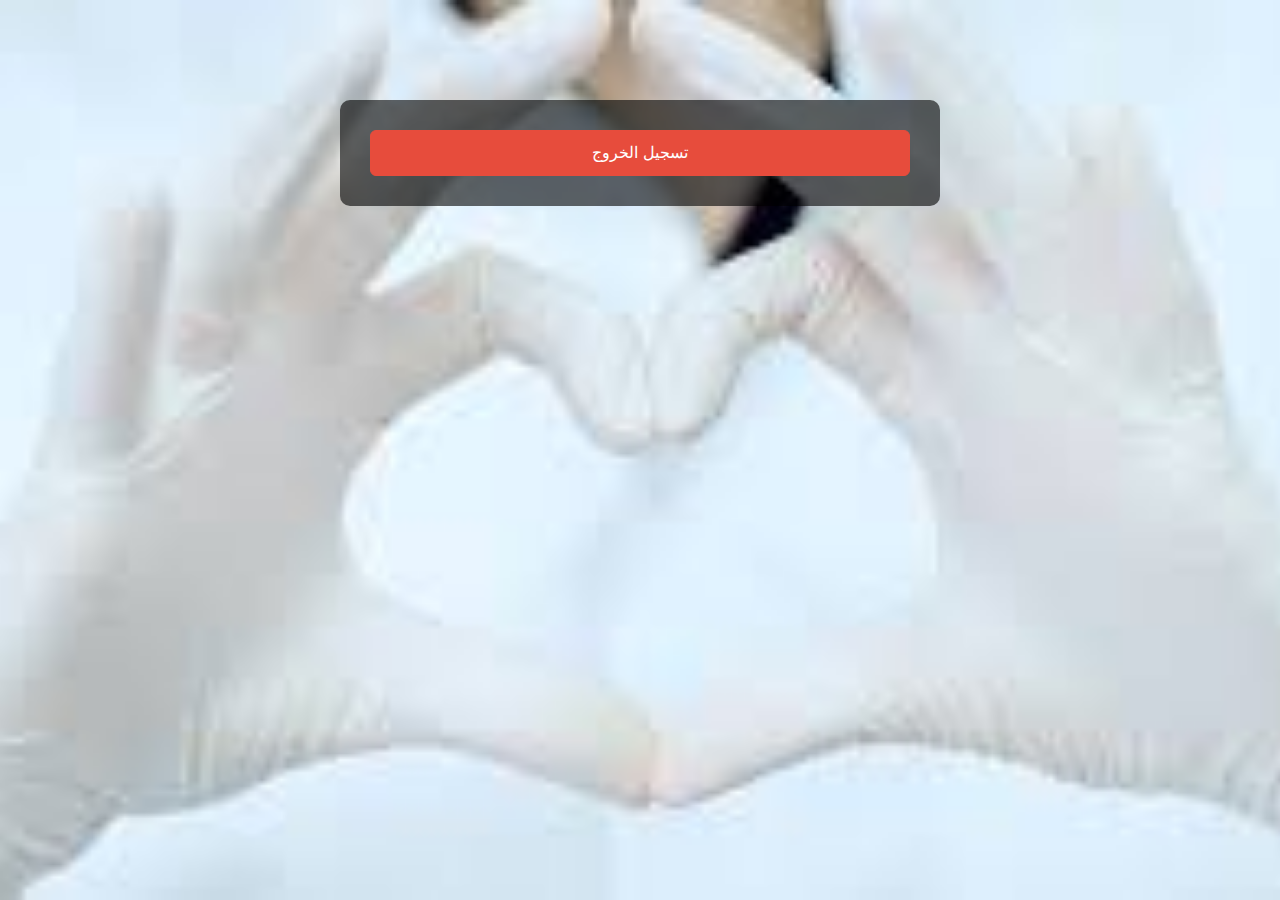
<file: html/logout.html>
<!DOCTYPE html>
<html lang="ar">
<head>
    <meta charset="UTF-8">
    <meta name="viewport" content="width=device-width, initial-scale=1.0">
    <title>Logout Confirmation</title>
    <link href="https://cdn.jsdelivr.net/npm/bootstrap@5.3.0-alpha1/dist/css/bootstrap.min.css" rel="stylesheet" />
    <style>
        /* تعيين الصورة كخلفية */
        body {
            background-image: url('/images/images1.jpg'); /* رابط الصورة */
            background-size: cover; /* جعل الصورة تغطي كامل الصفحة */
            background-position: center; /* محاذاة الصورة في منتصف الشاشة */
            background-attachment: fixed; /* تثبيت الصورة في الخلفية أثناء التمرير */
            font-family: 'Arial', sans-serif;
            color: #fff; /* تغيير لون النص إلى الأبيض ليتناسب مع الخلفية */
        }

        .container {
            max-width: 600px;
            margin-top: 100px;
            background-color: rgba(0, 0, 0, 0.6); /* إضافة تأثير داكن على الحاوية لزيادة وضوح النصوص */
            border-radius: 10px;
            padding: 30px;
            text-align: center;
        }

        /* تحسين مظهر الأزرار */
        .btn {
            font-size: 16px;
            padding: 10px 20px;
            transition: all 0.3s ease;
        }

        .btn-danger {
            background-color: #e74c3c;
            border-color: #e74c3c;
        }

        .btn-danger:hover {
            background-color: #c0392b;
            border-color: #c0392b;
        }

        .btn-secondary {
            background-color: #bdc3c7;
            border-color: #bdc3c7;
        }

        .btn-secondary:hover {
            background-color: #7f8c8d;
            border-color: #7f8c8d;
        }

        /* تحسين مظهر تأكيد الخروج */
        #confirmLogout {
            background-color: #ffffff;
            padding: 20px;
            border-radius: 10px;
            box-shadow: 0 4px 8px rgba(0, 0, 0, 0.1);
            text-align: center;
        }

        /* تحسين مظهر حالة التحميل */
        #loading {
            text-align: center;
            font-size: 20px;
            color: #3498db;
            font-weight: bold;
            display: none;
        }

        /* تأثير الظل عند المرور على الزر */
        .btn:hover {
            box-shadow: 0 4px 10px rgba(0, 0, 0, 0.15);
        }

        /* تحسين الخطوط */
        p {
            font-size: 18px;
            margin-bottom: 20px;
            color: #9c0909; /* جعل النص أبيض ليظهر بشكل واضح على الخلفية */
        }
    </style>
</head>
<body>

    <div class="container">
        <!-- زر الخروج -->
        <button id="logoutBtn" class="btn btn-danger w-100">تسجيل الخروج</button>

        <!-- تأكيد الخروج -->
        <div id="confirmLogout" class="mt-3" style="display: none;">
            <p>هل أنت متأكد من الخروج؟</p>
            <div class="d-flex justify-content-center">
                <button id="confirmYes" class="btn btn-danger mx-2">نعم</button>
                <button id="confirmNo" class="btn btn-secondary mx-2">لا</button>
            </div>
        </div>

        <!-- حالة التحميل -->
        <div id="loading" class="loading">
            <p>جارٍ التحميل...</p>
            <div class="spinner-border text-primary" role="status">
                <span class="visually-hidden">جارٍ التحميل...</span>
            </div>
        </div>
    </div>

    <script src="https://cdn.jsdelivr.net/npm/bootstrap@5.3.0-alpha1/dist/js/bootstrap.bundle.min.js"></script>
    <script>
        // الحصول على العناصر
        const logoutBtn = document.getElementById('logoutBtn');
        const confirmLogout = document.getElementById('confirmLogout');
        const confirmYes = document.getElementById('confirmYes');
        const confirmNo = document.getElementById('confirmNo');
        const loading = document.getElementById('loading');

        // عند الضغط على زر الخروج، اعرض تأكيد الخروج
        logoutBtn.addEventListener('click', function() {
            confirmLogout.style.display = 'block'; // إظهار تأكيد الخروج
        });

        // إذا أكد المستخدم أنه يريد الخروج
        confirmYes.addEventListener('click', function() {
            showLoading();
            setTimeout(function() {
                window.location.href = '/html/login.html'; // الانتقال إلى صفحة تسجيل الدخول
            }, 2000); // تأخير لمدة 2 ثانية لمحاكاة التحميل
        });

        // إذا لم يؤكد المستخدم الخروج
        confirmNo.addEventListener('click', function() {
            showLoading();
            setTimeout(function() {
                window.location.href = '/html/index.html'; // الانتقال إلى الصفحة الرئيسية
            }, 2000); // تأخير لمدة 2 ثانية لمحاكاة التحميل
        });

        // إظهار حالة التحميل
        function showLoading() {
            loading.style.display = 'block'; // إظهار التحميل
            confirmLogout.style.display = 'none'; // إخفاء تأكيد الخروج
        }
    </script>

</body>
</html>
</file>
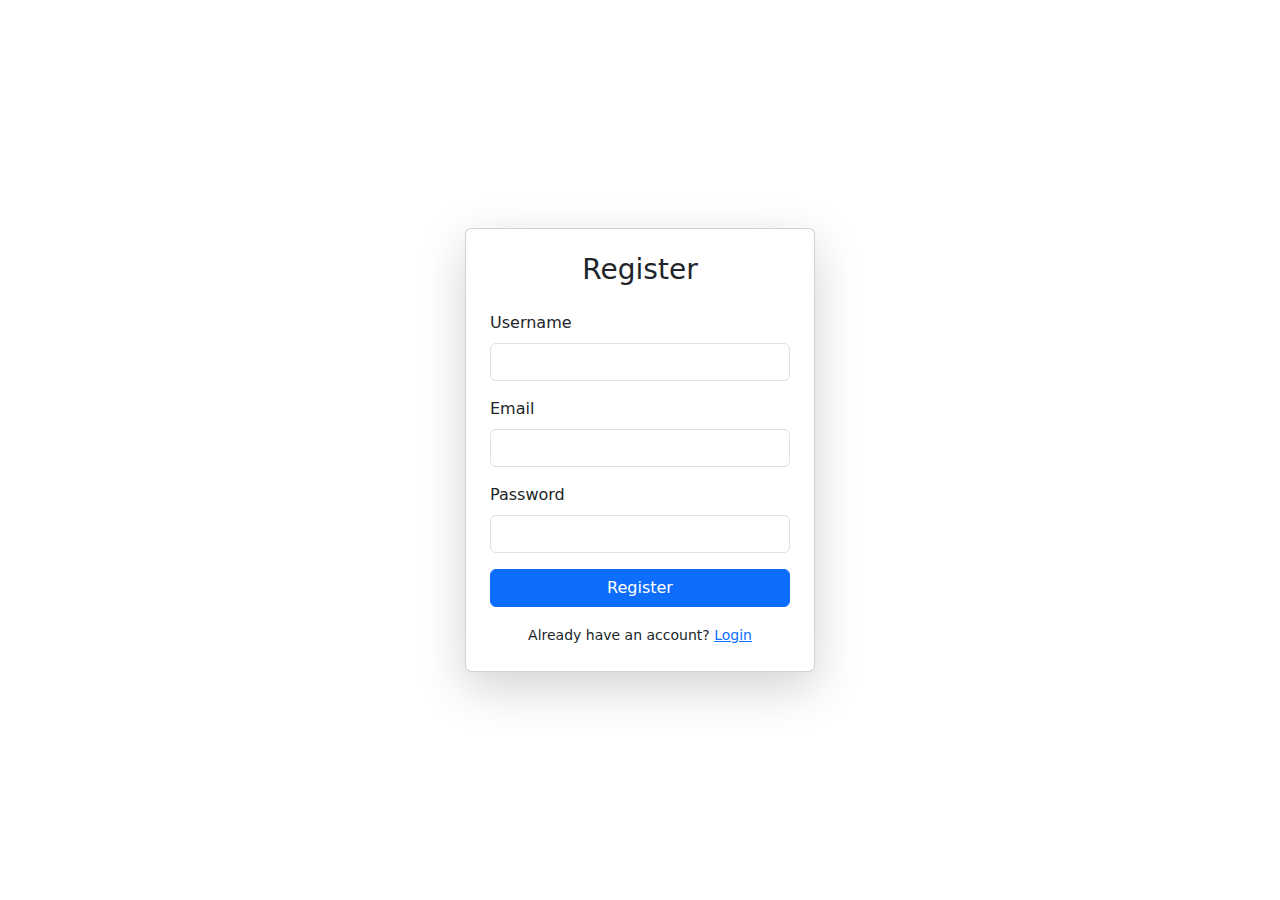
<file: html/register.html>
<!DOCTYPE html>
<html lang="en">
<head>
  <meta charset="UTF-8">
  <meta name="viewport" content="width=device-width, initial-scale=1.0">
  <title>Register</title>
  <link href="https://cdn.jsdelivr.net/npm/bootstrap@5.3.0/dist/css/bootstrap.min.css" rel="stylesheet">
</head>
<body>
  <div class="container d-flex justify-content-center align-items-center vh-100">
    <div class="card p-4 shadow-lg" style="width: 350px;">
      <h3 class="text-center mb-4">Register</h3>
      <form id="registerForm">
        <div class="mb-3">
          <label for="username" class="form-label">Username</label>
          <input type="text" id="username" class="form-control" required>
        </div>
        <div class="mb-3">
          <label for="email" class="form-label">Email</label>
          <input type="email" id="email" class="form-control" required>
        </div>
        <div class="mb-3">
          <label for="password" class="form-label">Password</label>
          <input type="password" id="password" class="form-control" required>
        </div>
        <button type="button" class="btn btn-primary w-100" onclick="goToLogin()">Register</button>
      </form>
      <div class="text-center mt-3">
        <small>Already have an account? <a href="login.html">Login</a></small>
      </div>
    </div>
  </div>
  <script>
    function goToLogin() {
      // يمكنك وضع تحقق من البيانات هنا إذا كنت ترغب
      window.location.href = "login.html";
    }
  </script>
</body>
</html>
</file>
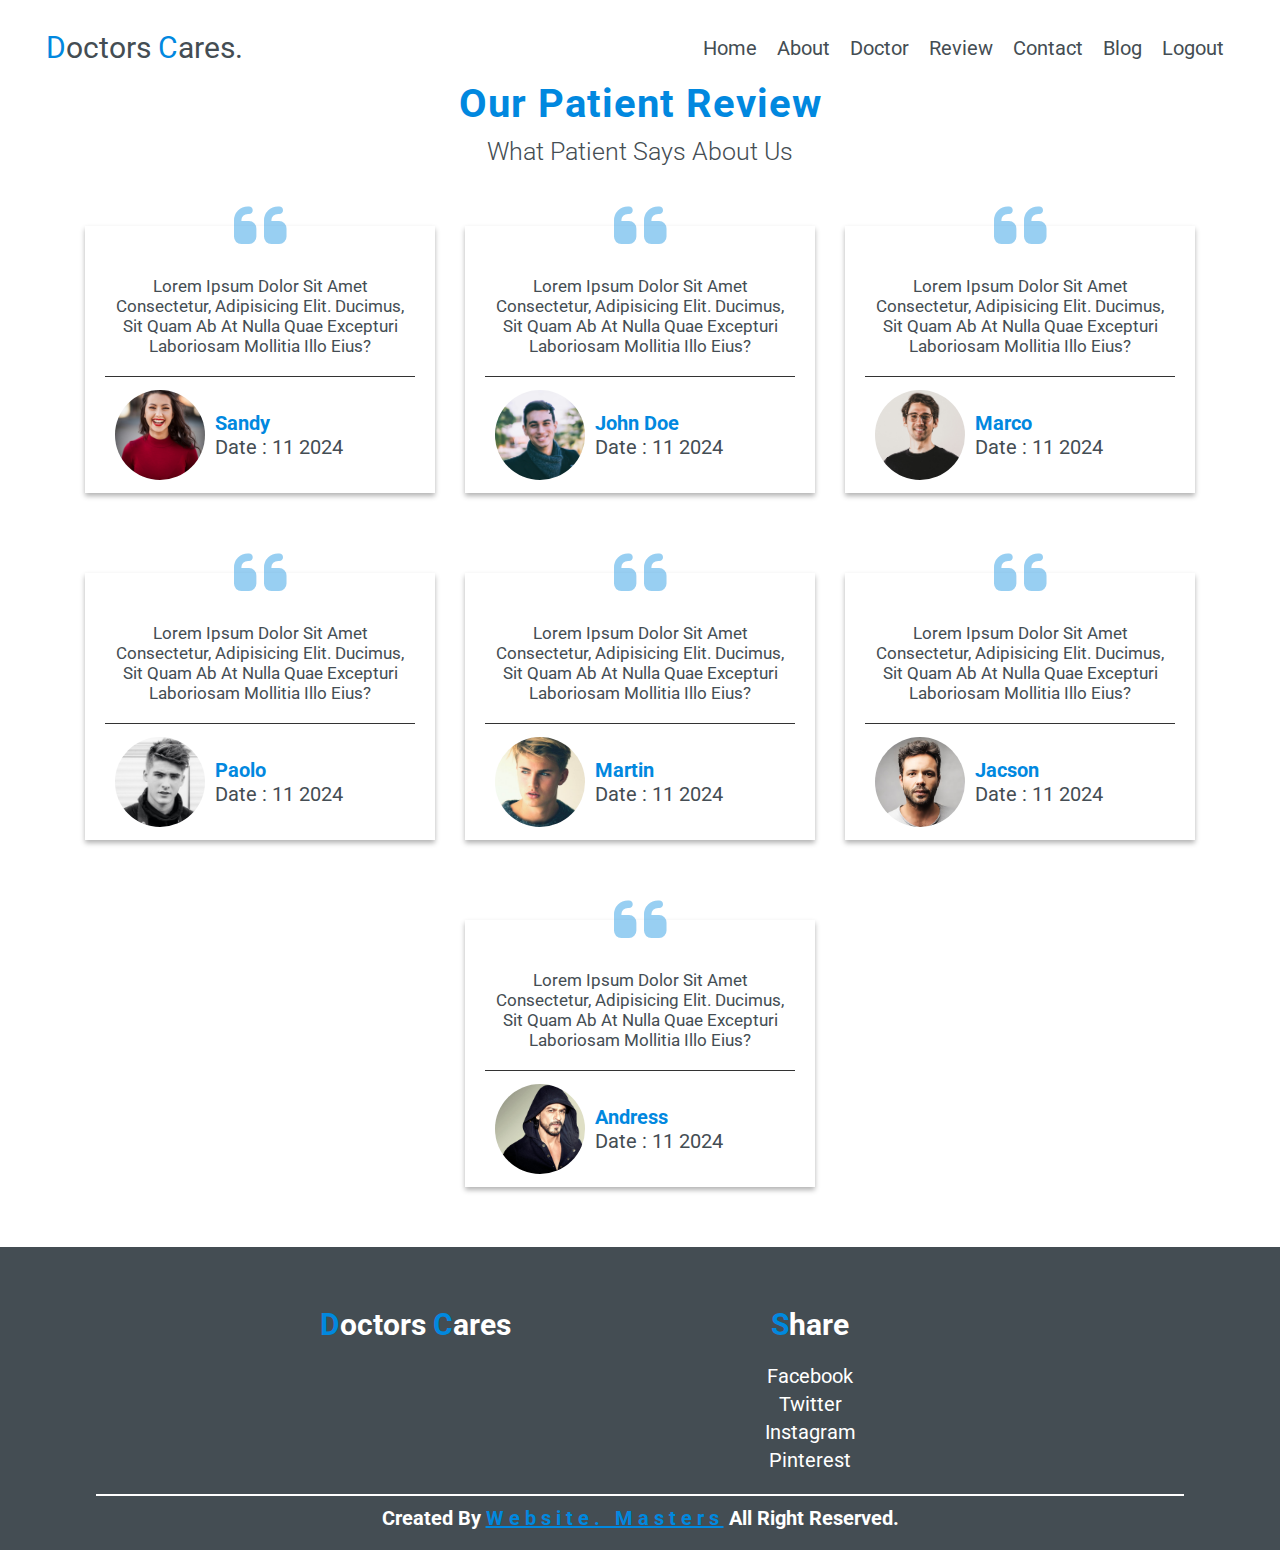
<file: html/review.html>
<!DOCTYPE html>
<html lang="en">
<head>
    <meta charset="UTF-8">
    <meta name="viewport" content="width=device-width, initial-scale=1.0">
    <title>Review</title>
    <link rel="stylesheet" href="https://cdnjs.cloudflare.com/ajax/libs/font-awesome/6.5.2/css/all.min.css">
    <link rel="stylesheet" href="/css/style.css">
</head>
<body>
    <header>

        <!-- logo name  -->
        <a href="#" class="logo"><span>D</span>octors <span>C</span>ares.</a>

        <!-- navbar link  -->
        <nav class="navbar">
            <ul>
                <li><a href="/html/index.html">home</a></li>
                <li><a href="/html/about.html">about</a></li>
                <li><a href="/html/doctor.html">doctor</a></li>
                <li><a href="/html/review.html">review</a></li>
                <li><a href="/html/contect.html">contact</a></li>
                <li><a href="/html/blog.html">blog</a></li>
                <li><a href="/html/logout.html">logout</a></li>
            </ul>
        </nav>

        <div class="fas fa-bars"></div>
    </header>

    <section id="review" class="review">

        <h1 class="heading">our patient review</h1>
        <h3 class="title">what patient says about us</h3>

        <div class="box-container">

            <!-- start here  -->
            <div class="box">
                <i class="fas fa-quote-left"></i>
                <p>Lorem ipsum dolor sit amet consectetur, adipisicing elit. Ducimus, sit quam ab at nulla quae excepturi laboriosam mollitia illo eius?</p>

                <div class="images">
                    <img src="/images/img-1.jpg" alt="">

                    <div class="info">
                        <h3>Sandy</h3>
                        <span>date : 11 2024</span>
                    </div>
                </div>
            </div>
            <!-- end here  -->

            
            <!-- start here  -->
            <div class="box">
                <i class="fas fa-quote-left"></i>
                <p>Lorem ipsum dolor sit amet consectetur, adipisicing elit. Ducimus, sit quam ab at nulla quae excepturi laboriosam mollitia illo eius?</p>

                <div class="images">
                    <img src="/images/img-2.jpg" alt="">

                    <div class="info">
                        <h3>john doe</h3>
                        <span>date : 11 2024</span>
                    </div>
                </div>
            </div>
            <!-- end here  -->

            
            <!-- start here  -->
            <div class="box">
                <i class="fas fa-quote-left"></i>
                <p>Lorem ipsum dolor sit amet consectetur, adipisicing elit. Ducimus, sit quam ab at nulla quae excepturi laboriosam mollitia illo eius?</p>

                <div class="images">
                    <img src="/images/img-3.jpg" alt="">

                    <div class="info">
                        <h3>Marco</h3>
                        <span>date : 11 2024</span>
                    </div>
                </div>
            </div>
            <!-- end here  -->

             <!-- start here  -->
             <div class="box">
                <i class="fas fa-quote-left"></i>
                <p>Lorem ipsum dolor sit amet consectetur, adipisicing elit. Ducimus, sit quam ab at nulla quae excepturi laboriosam mollitia illo eius?</p>

                <div class="images">
                    <img src="/images/person-1.jpg" alt="">

                    <div class="info">
                        <h3>Paolo</h3>
                        <span>date : 11 2024</span>
                    </div>
                </div>
            </div>
            <!-- end here  -->

             <!-- start here  -->
             <div class="box">
                <i class="fas fa-quote-left"></i>
                <p>Lorem ipsum dolor sit amet consectetur, adipisicing elit. Ducimus, sit quam ab at nulla quae excepturi laboriosam mollitia illo eius?</p>

                <div class="images">
                    <img src="/images/person-2.jpg" alt="">

                    <div class="info">
                        <h3>Martin</h3>
                        <span>date : 11 2024</span>
                    </div>
                </div>
            </div>
            <!-- end here  -->

             <!-- start here  -->
             <div class="box">
                <i class="fas fa-quote-left"></i>
                <p>Lorem ipsum dolor sit amet consectetur, adipisicing elit. Ducimus, sit quam ab at nulla quae excepturi laboriosam mollitia illo eius?</p>

                <div class="images">
                    <img src="/images/person-3.jpg" alt="">

                    <div class="info">
                        <h3>Jacson</h3>
                        <span>date : 11 2024</span>
                    </div>
                </div>
            </div>
            <!-- end here  -->

             <!-- start here  -->
             <div class="box">
                <i class="fas fa-quote-left"></i>
                <p>Lorem ipsum dolor sit amet consectetur, adipisicing elit. Ducimus, sit quam ab at nulla quae excepturi laboriosam mollitia illo eius?</p>

                <div class="images">
                    <img src="/images/person-4.jpg" alt="">

                    <div class="info">
                        <h3>Andress</h3>
                        <span>date : 11 2024</span>
                    </div>
                </div>
            </div>
            <!-- end here  -->
        </div>
    </section>
    <section class="footer">

        <div class="box">
            <h2 class="logo"><span>D</span>octors <span>C</span>ares</h2>
        </div>

        <div class="box">
            <h2 class="logo"><span>S</span>hare</h2>

            <a href="#">facebook</a>
            <a href="#">twitter</a>
            <a href="#">instagram</a>
            <a href="#">pinterest</a>
        </div>

       


        <h1 class="credit">created by <span>Website. Masters</span> all right reserved.</h1>
    </section>
    <!-- jquery cdn link  -->
    <script src="https://cdnjs.cloudflare.com/ajax/libs/jquery/3.7.1/jquery.min.js"></script>

    <!-- custom js file link  -->
    <script src="/js/main.js"></script>
</body>
</html>
</file>
<file: css/style.css>
/* google font   */
  @import url('https://fonts.googleapis.com/css2?family=Roboto:ital,wght@0,100;0,300;0,400;0,500;0,700;0,900;1,100;1,300;1,400;1,500;1,700;1,900&display=swap');

  /* root color  */
  :root{
    --blue:#0188df;
    --black:#444d53;
    --wight:#fff;
  }

  /* custom css  */
  *{
    font-family: "Roboto", sans-serif;
    margin: 0; padding: 0;
    text-decoration: none;
    text-transform: capitalize;
    outline: none;
    box-sizing: border-box;
    transition: all linear .2s;
  }

  html{
    font-size: 62.5%;
    overflow-x: hidden;
  }

 /* button  */
 .button{
    height: 3.5rem;
    width: 15rem;
    background: var(--blue);
    color: var(--wight);
    font-size: 1.7rem;
    text-transform: capitalize;
    border-radius: .5rem;
    cursor: pointer;
    margin: 1rem 0;
    border: .1rem solid var(--blue);
 }

 .button:hover{
    border: .1rem solid var(--blue);
    background: var(--wight);
    color: var(--blue);
    letter-spacing: .2rem;
 }

 /* heading  */
.heading{
    text-align: center;
    font-size: 4rem;
    padding: 1rem;
    padding-top: 8rem;
    color: var(--blue);
    letter-spacing: .1rem;
}
 /* title  */
.title{
    text-align: center;
    padding: 0rem 1rem;
    font-size: 2.5rem;
    color: var(--black);
    font-weight: 300;
}



  /* header navbar section start  */

  header{
    width: 96%;
    background: var(--wight);
    position:fixed;
    top: 2rem;
    left: 50%;
    transform: translate(-50%);
    display: flex;
    align-items: center;
    justify-content: space-between;
    padding: 1rem 2rem;
    z-index: 1000;
  }

  /* logo name  */
  header a{
    color: var(--black);
  }

  header a:hover{
    color: var(--blue);
  }

  header .logo{
    font-size: 3rem;
  }

  header .logo span{
    color: var(--blue);
  }

  /* navbar link  */
  header .navbar ul{
    display: flex;
    align-items: center;
    justify-content: space-between;
    list-style: none;
  }

  header .navbar ul li{
    margin: 0 1rem;
  }

  header .navbar ul li a{
    font-size: 2rem;
    color: var(--black);
  }

  header .navbar ul li a:hover{
    color: var(--blue);
  }

 header .fa-bars{
    font-size: 3rem;
    color: var(--blue);
    cursor: pointer;
    display: none;
 }

 header .fa-times{
    transform: rotate(180deg);
 }


 .header-active{
    top: 0;
    width: 100%;
    box-shadow: .1rem .3rem rgba(0,0,0,.3);
 }



  /* header navbar section end  */

  /* home section start  */

  .home{
    min-height: 100vh;
    padding-top: 10rem;
  }

  .home .row{
    display: flex;
    align-items: center;
    justify-content: space-around;
    width: 85%;
    margin: 0 auto;
  }

  /* home images  */
  .home .row .images img{
    height: 75vh;
  }

  /* home heading  */
  .home .content h1{
    font-size: 4rem;
    color: var(--black);
  }

  .home .content h1 span{
    color: var(--blue);
  }

  .home .content p{
    font-size: 1.9rem;
    color: var(--black);
  }


  /* home section end  */


  /* about section start  */
  .about{
    background-color: #f9f9f9;
  }

  .about .box-container{
    padding: 4rem 0;
  }

  .about .box-container .box{
    width: 75%;
    margin: 4rem auto;
    border-radius: .5rem;
    box-shadow: 0 .3rem .5rem rgba(0,0,0,.3);
    display: flex;
    align-items: center;
    overflow: hidden;
    background: var(--wight);
  }

  /* about images  */
  .about .box-container .box .images{
    height: 40rem;
    width: 50%;
  }

  .about .box-container .box .images img{
    height: 100%;
    width: 100%;
  }

  /* about heading & text */
  .about .box-container .box .content{
    height: 100%;
    width: 50%;
    padding: 2rem;
  }

  .about .box-container .box .content h3{
    font-size: 3rem;
    color: var(--blue);
    display: flex;
    align-items: start;
  }

  .about .box-container .box .content p{
    font-size: 1.5rem;
    color: var(--black);
    padding: 1rem 0;
    text-align: start;
  }

  .about .box-container .box:nth-child(even){
    flex-flow: row-reverse;
  }
  

   /* about section end  */
  
  /* card section start  */

  .card .box-container{
    display: flex;
    justify-content: center;
    flex-wrap: wrap;
  }

  .card .box-container .box{
    width: 30rem;
    margin: 2rem 1rem;
    overflow: hidden;
    border-radius: .5rem;
    box-shadow: 0 .3rem .5rem rgba(0,0,0,.3);
  }

  /* card images  */
  .card .box-container .box img{
    height: 30rem;
    width: 100%;
    object-fit: cover;
  }

  .card .box-container .box .content{
    padding: 1rem 1.3rem;
  }

  .card .box-container .box .content h2{
    font-size: 2rem ;
    text-align: center;
    color: var(--black);
  }

  .card .box-container .box .content h2:hover{
    color: var(--blue);
    text-decoration: underline;
  }

  .card .box-container .box .content p{
    font-size: 1.7rem;
    text-align: center;
    color: var(--black);
  }

  .card .box-container .box .content .icons{
    text-align: center;
  }
  
  .card .box-container .box .content .icons a{
    font-size: 2rem;
    color: var(--blue);
    text-align: center;
    margin: 1rem;
  }
  /* card section end  */

  /* review section start  */
  .review .box-container{
    display: flex;
    justify-content: center;
    flex-wrap: wrap;
    padding: 2rem 0;
  }

  .review .box-container .box{
    width: 35rem;
    text-align: center;
    padding: 0 2rem;
    margin: 4rem 1.5rem;
    box-shadow: 0 .3rem .5rem rgba(0,0,0,.3);
  }

  /* images  */
  .review .box-container .box .images{
    display: flex;
    align-items: center;
    text-align: left;
    padding: .5rem 0;
    border-top: .1rem solid #333;
  }

  .review .box-container .box .images img{
    height: 9rem;
    width: 9rem;
    border-radius: 50%;
    object-fit: cover;
    margin: .8rem 1rem;
  }

  .review .box-container .box i{
    font-size: 6rem ;
    margin-top: -3rem;
    color: var(--blue);
    opacity: .4;
  }

  
  .review .box-container .box p{
    color: var(--black);
    font-size: 1.7rem;
    padding: 2rem 0;
  }

  .review .box-container .box .info h3{
    color: var(--blue);
    font-size: 2rem;
  }
  .review .box-container .box .info span{
    color: var(--black);
    font-size: 2rem;
  }
  /* review section end */

  /* contact section start  */
  .contact{
    background: #eee;
  }

  .contact .row{
    display: flex;
    align-items: center;
    justify-content: center;
    padding: 5rem 0;
  }

  .contact .row .images img{
    width: 50vw;
    height: 70vh;
  }

  .contact .row  .form-container{
    width: 50%;
    padding-right: 6rem;
  }

  .contact .row  .form-container input, textarea{
    height: 4rem;
    width: 100%;
    background: var(--wight);
    border: none;
    border-radius: 5rem;
    padding: 0 1rem;
    margin: 1rem 0;
    color: var(--blue);
    font-size: 1.7rem;
  }

  .contact .row  .form-container input:focus , textarea:focus{
    border: .2rem solid var(--blue);
  }

  .contact .row  .form-container textarea{
    height: 20rem;
    border-radius: 1rem;
    padding: 1rem;
    resize: none;
  }

  .contact .row  .form-container input[type="submit"]{
    width: 17rem;
    background: var(--blue);
    color: var(--wight);
    cursor: pointer;
    font-size: 2rem;
  }

  .contact .row  .form-container input[type="submit"]:hover{
    background: var(--wight);
    color: var(--blue);
    border: .2rem solid var(--blue);
  }
  /* contact section end  */

  /* bolg section start  */
  .blog .box-container{
    display: flex;
    justify-content: center;
    flex-wrap: wrap;
  }

  .blog .box-container .box{
    width: 35rem;
    margin: 2rem 1rem;
    overflow: hidden;
    border-radius: .5rem;
    box-shadow: 0 .3rem .5rem rgba(0,0,0,.3);
  }

  /* blog images  */
  .blog .box-container .box img{
    width: 100%;
    object-fit: cover;
  }

  .blog .box-container .box .content{
    padding: 0 1.5rem;
  }

  .blog .box-container .box .content h2{
    font-size: 2rem;
    color: var(--blue);
  }

  .blog .box-container .box .content p{
    font-size: 1.3rem;
    color: var(--black);
  }
  /* bolg section end  */

  /* footer section start  */
 .footer{
  background: var(--black);
  display: flex;
  justify-content: center;
  flex-wrap: wrap;
  padding: 2rem 0;
 }

 .footer .box{
  width: 30rem;
  margin: 2rem;
  text-align: center;
 }

 .footer .box:nth-child(1){
  text-align: left;
 }

/* logo  */

.footer .box .logo{
  padding: 2rem 0;
  font-size: 3rem;
  color: var(--wight);
}

.footer .box .logo:hover{
  color: var(--blue);
}

.footer .box .logo span{
  color: var(--blue);
}

.footer .box p{
  font-size: 1.5rem;
  color: var(--wight);
}

.footer .box a{
  color: var(--wight);
  font-size: 2rem;
  display: block;
  padding: .2rem 0;
}

.footer .box a:hover{
  text-decoration: underline;
}


.footer .credit{
  width: 85%;
  padding-top: 1rem;
  font-size: 2rem;
  color: var(--wight);
  text-align: center;
  border-top: .2rem solid var(--wight);
}

.footer .credit span{
  color: var(--blue);
  text-decoration: underline;
  letter-spacing: .5rem;
}



  /* footer section end  */

















  /* media query  */

  @media (max-width:768px){

    html{
        font-size: 55%;
    }

    header .fa-bars{
        display: block;
    }
    
    header .navbar{
        position: fixed;
        top: -100rem; left: 0;
        width: 100%;
        background: var(--wight);
        opacity: 0;
    }

    header .navbar ul{
        flex-flow: column;
        padding: 2rem 0;
    }

    header .navbar ul li{
        margin: 1rem 0;
        width: 100%;
        text-align: center;
    }

    header .navbar ul li a{
        font-size: 3rem;
        display: block;
    }

    header .nav-toggle{
        top: 5.5rem;
        opacity: 1;
    }

    /* home media query  */

    .home .row{
        flex-flow: column;
    }

    .home .row .content{
        text-align: center;
    }

    /* home images  */
    .home .row .images img{
        width: 100%;
    }

  /* about media query  */
   .about .box-container .box{
    flex-flow: column;
    width: 90%;
   }

   .about .box-container .box:nth-child(even){
    flex-flow: column;
   }

   .about .box-container .box .images{
    width: 100%;
   }

   .about .box-container .box .content{
    width: 100%;
   }
   
   /* contact form  */
   .contact .row{
    flex-flow: column;
   }

   .contact .row .images img{
    height: 50vh;
    width: 90vw;
   }

   .contact .row .form-container{
    width: 90%;
    padding: 0;
   }
  }
</file>
